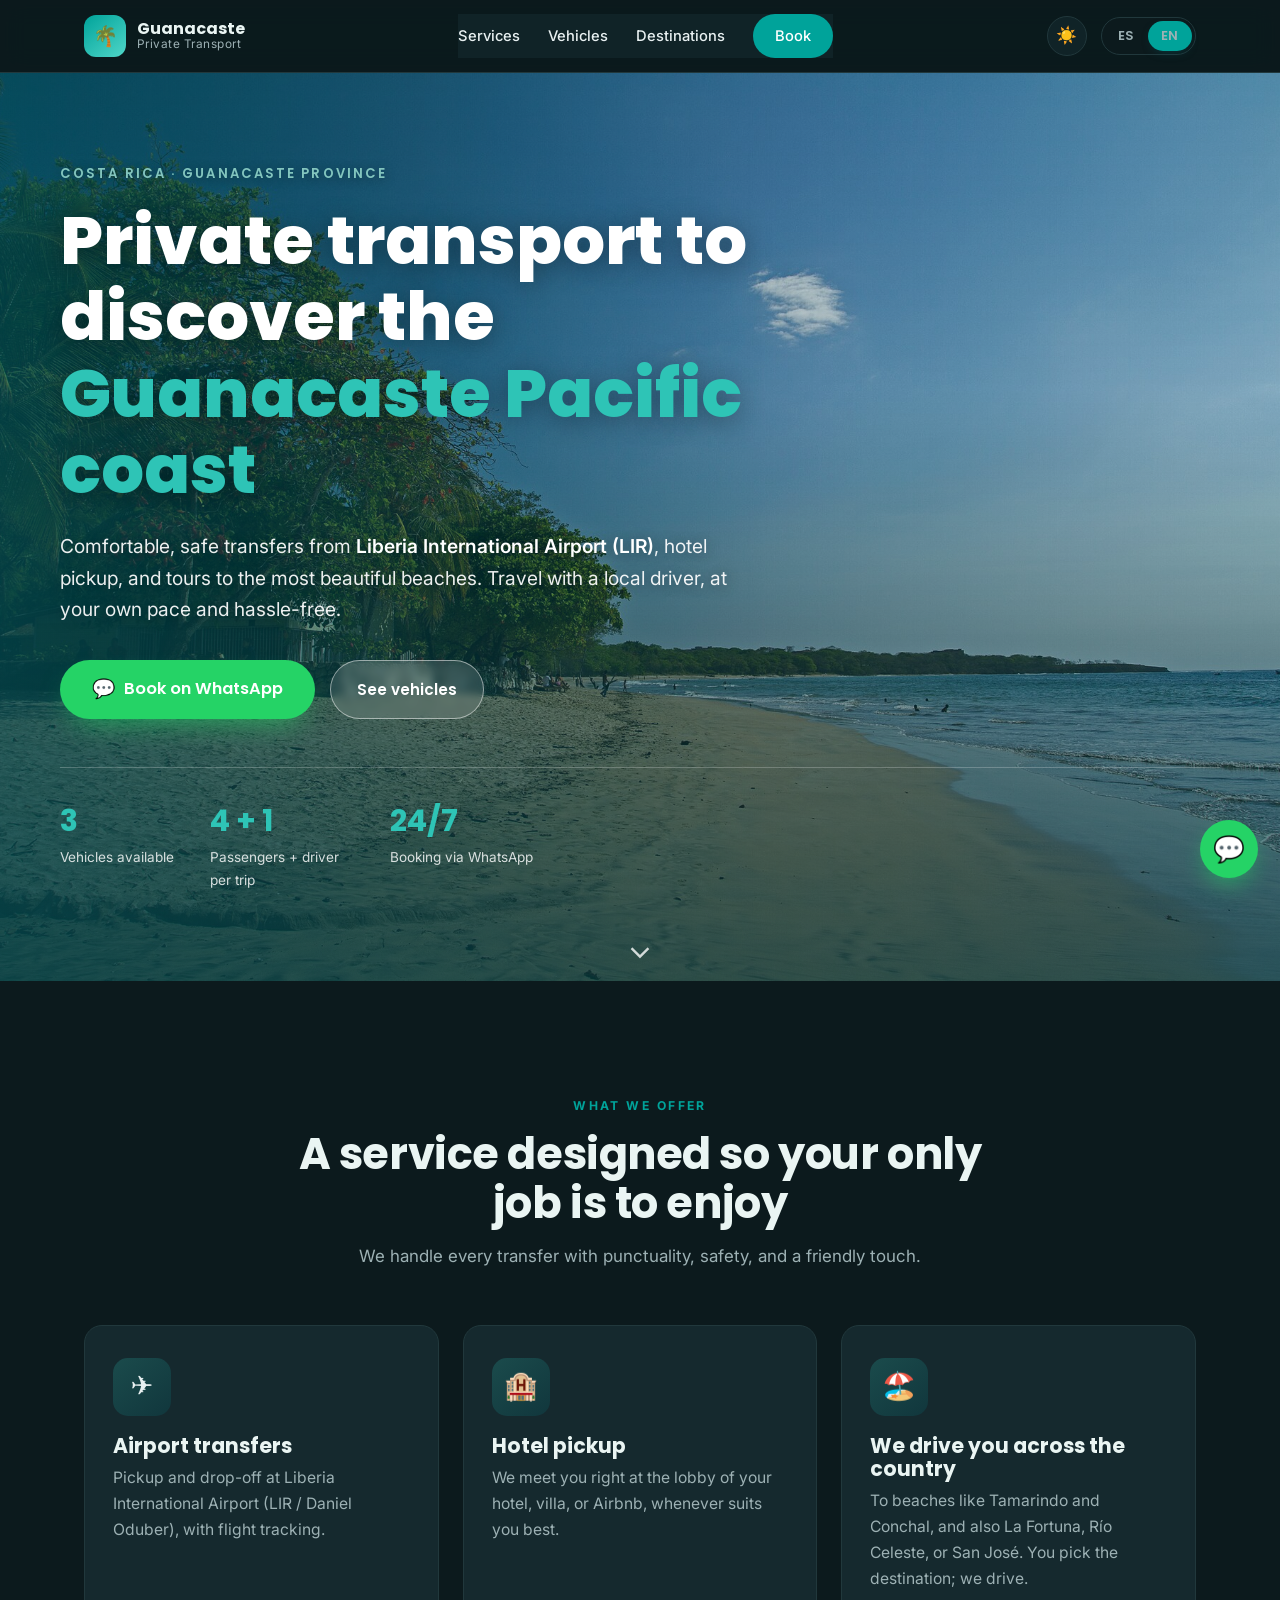
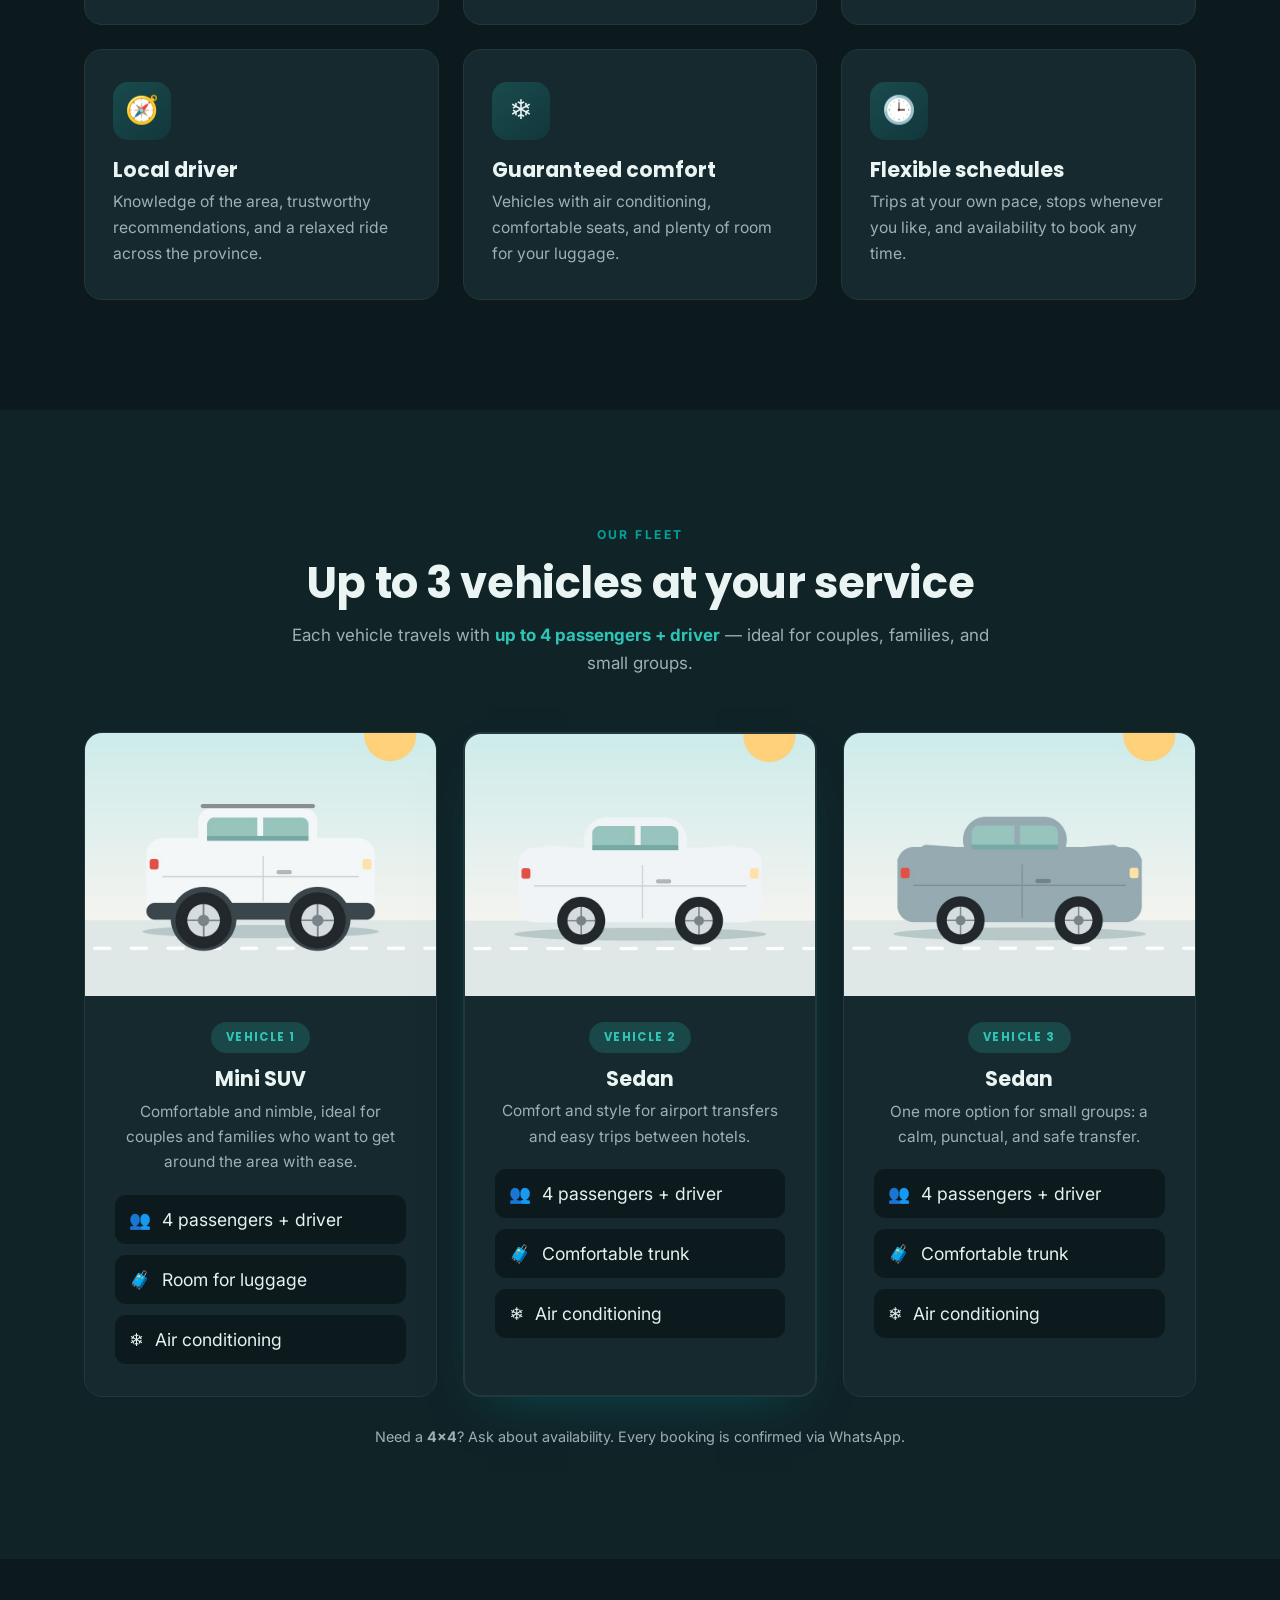
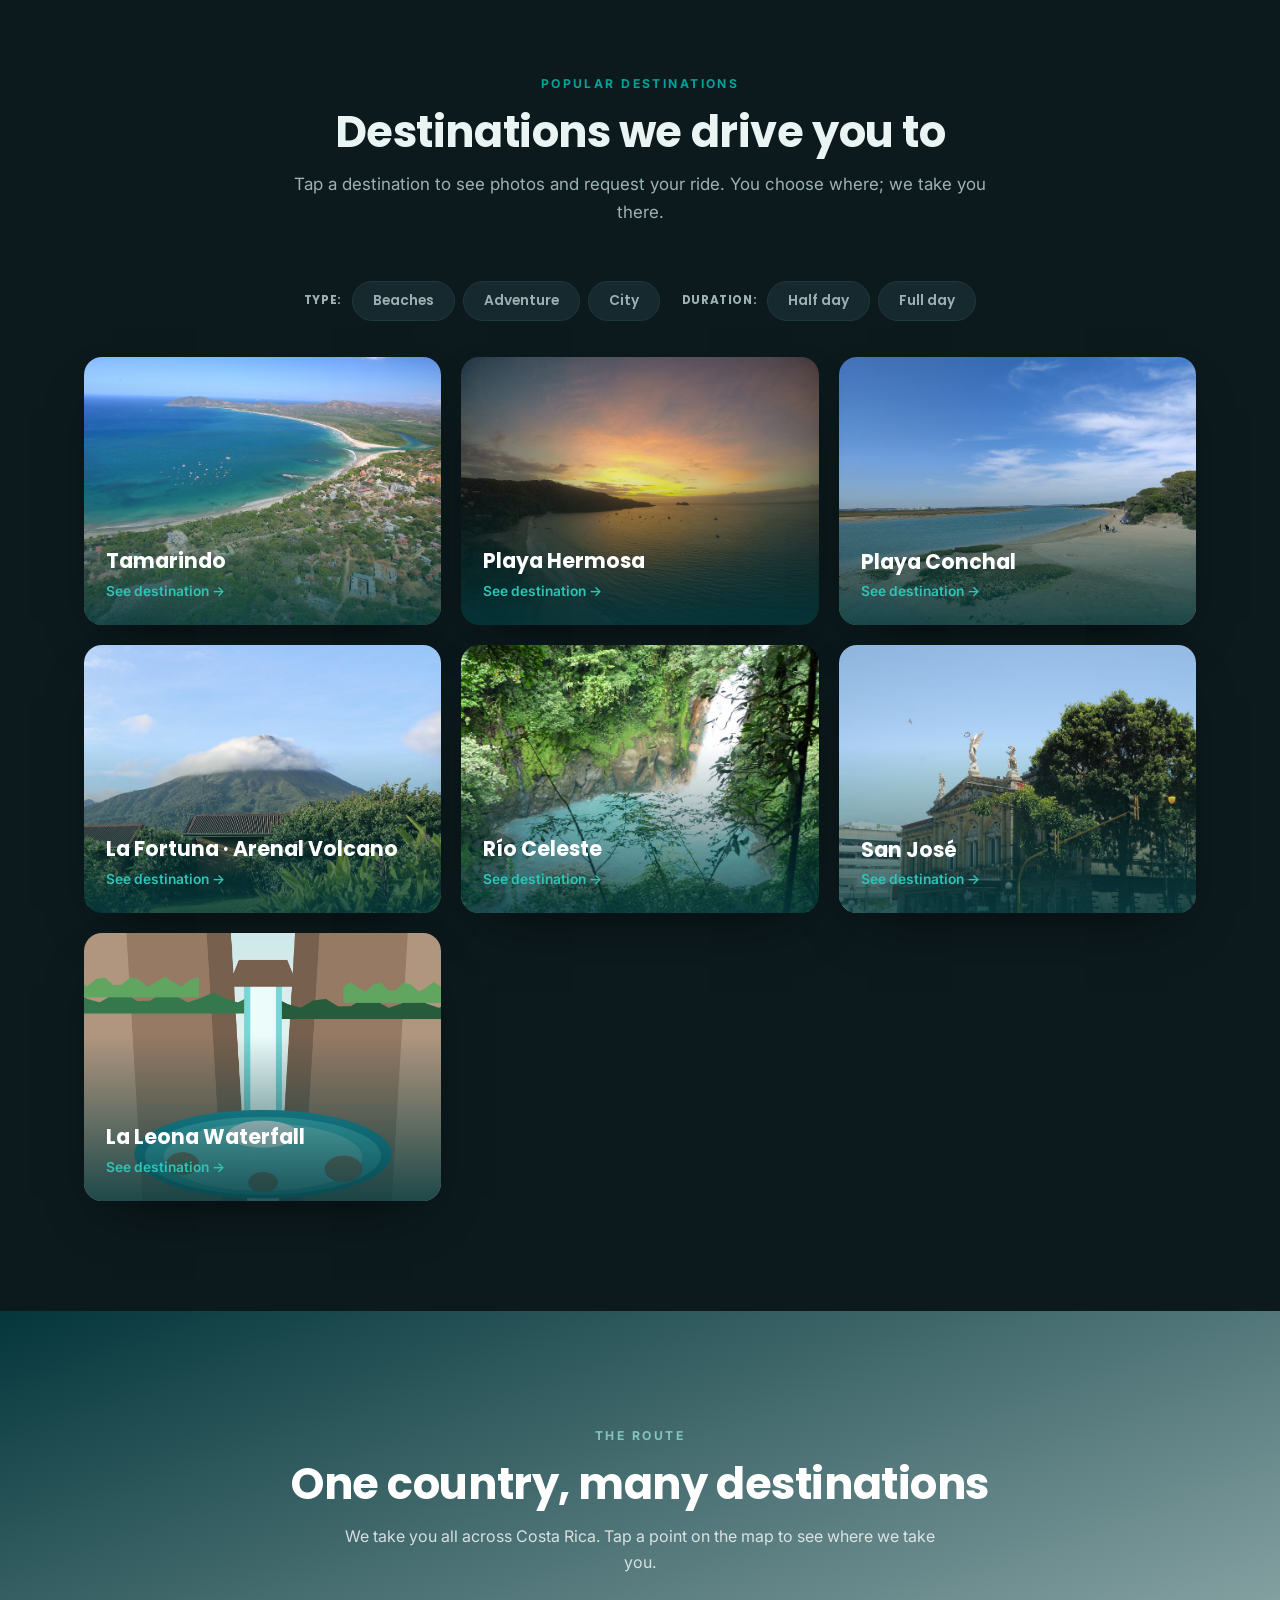
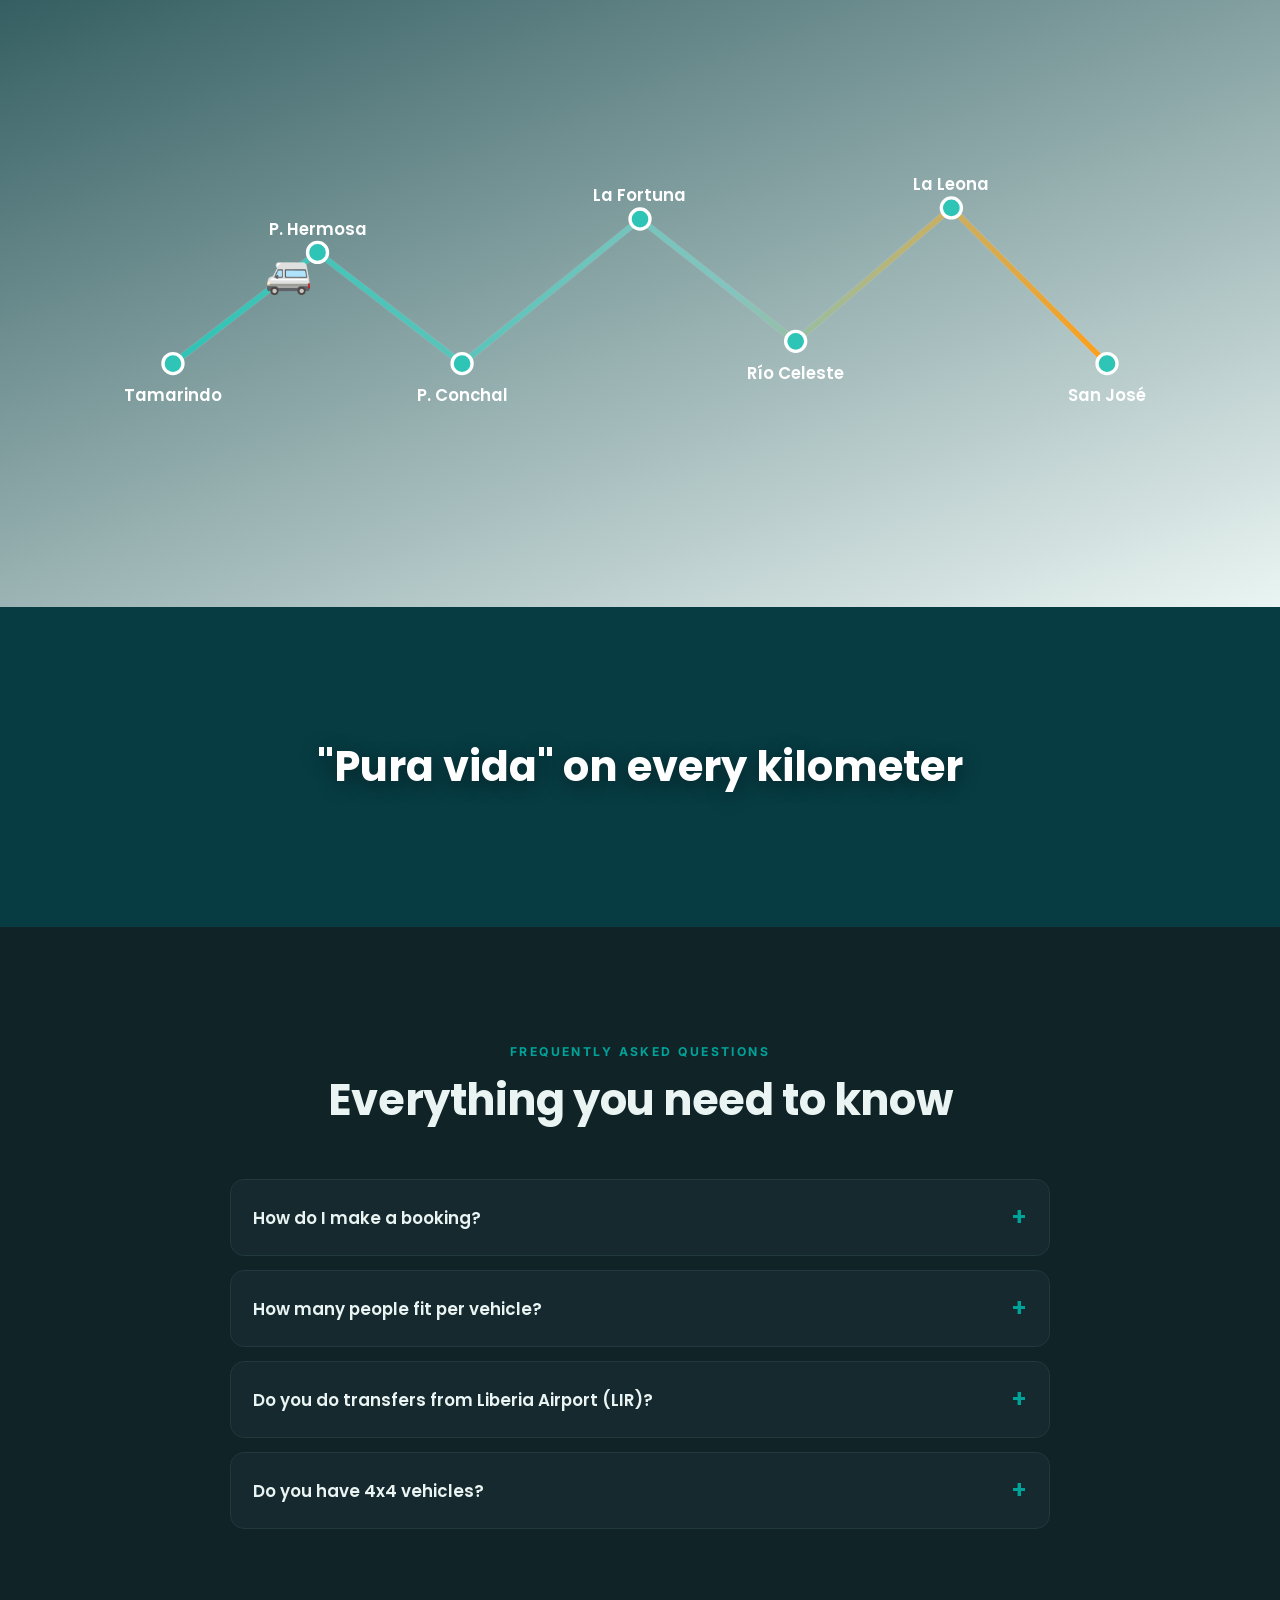
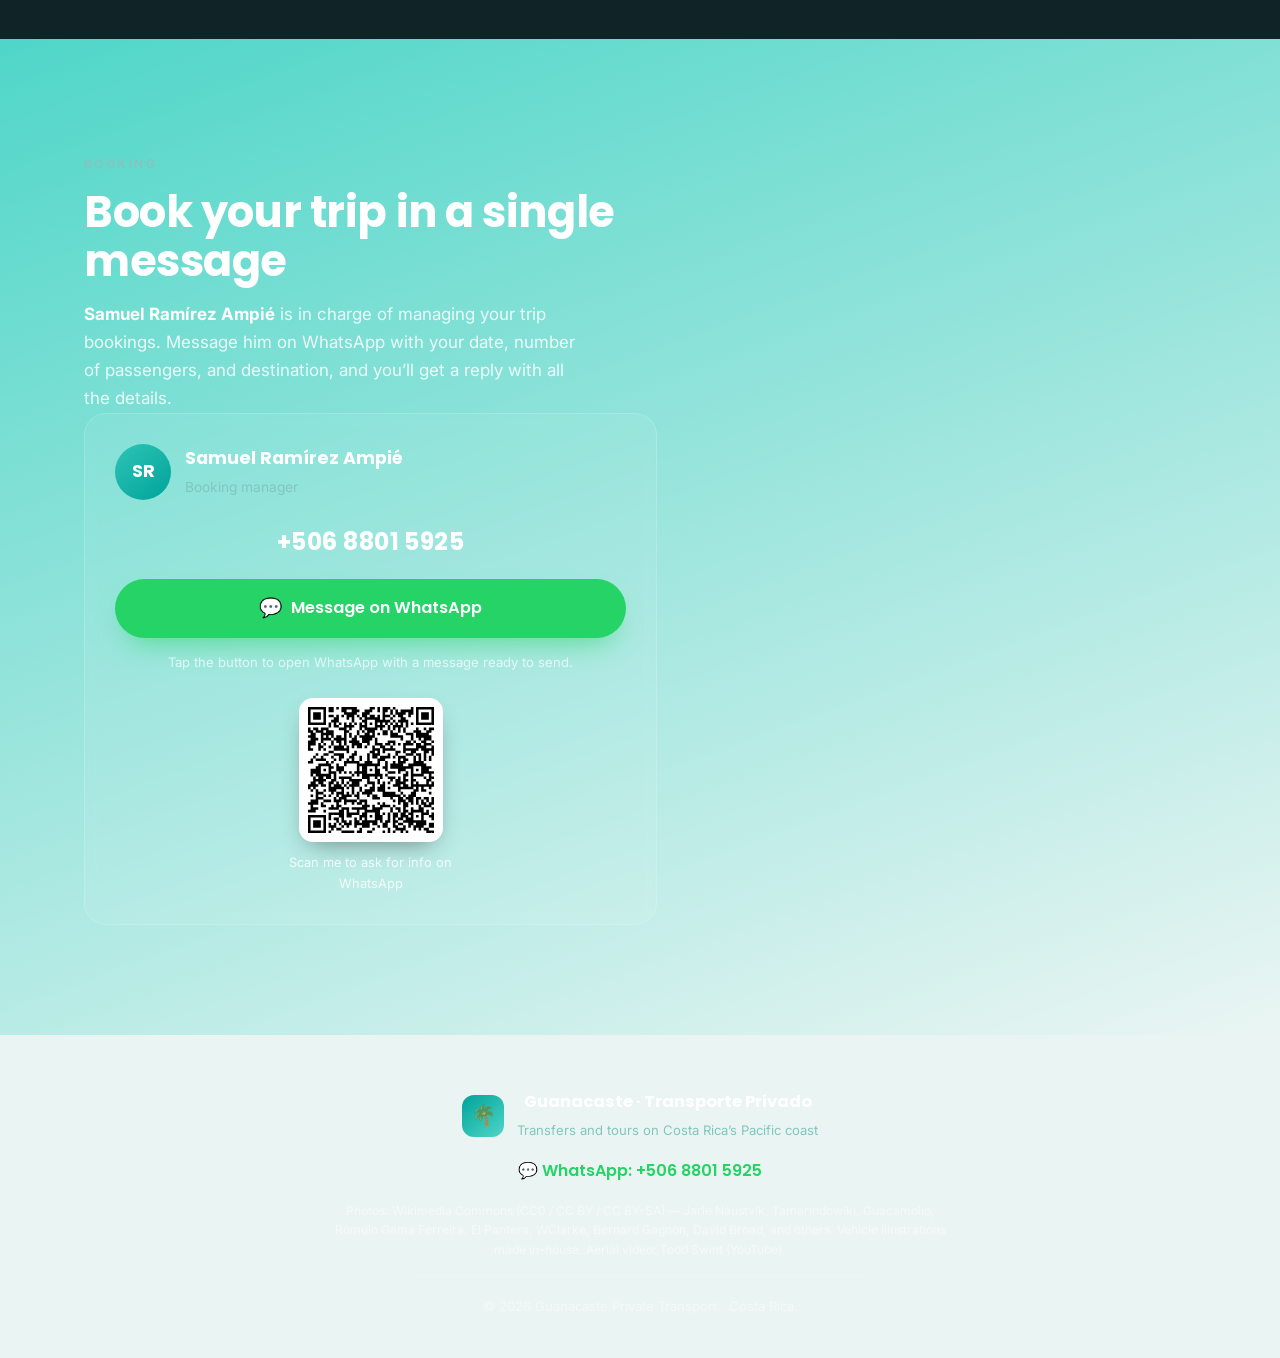
<file: index.html>
<!DOCTYPE html>
<html lang="es">
<head>
  <meta charset="UTF-8" />
  <meta name="viewport" content="width=device-width, initial-scale=1.0" />
  <title>Transporte Privado en Guanacaste · Traslados y Tours para Turistas</title>
  <meta name="description" content="Servicio de transporte privado en Guanacaste, Costa Rica. Traslados desde el aeropuerto de Liberia (LIR), recogida en hoteles y tours a las mejores playas. Reservas por WhatsApp con Samuel Ramírez Ampié." />
  <meta name="keywords" content="transporte privado Guanacaste, traslados aeropuerto Liberia, shuttle Costa Rica, tours playas Guanacaste, transporte turistas Tamarindo, private transport Guanacaste Costa Rica" />

  <meta property="og:type" content="website" />
  <meta property="og:title" content="Transporte Privado en Guanacaste · Costa Rica" />
  <meta property="og:description" content="Traslados cómodos y seguros desde el aeropuerto de Liberia y tours a las mejores playas. Reserva por WhatsApp." />
  <meta property="og:locale" content="es_CR" />
  <meta property="og:locale:alternate" content="en_US" />

  <meta name="theme-color" content="#00a39a" />
  <link rel="manifest" href="manifest.json" />
  <link rel="apple-touch-icon" href="assets/logo-256.png" />

  <script>try{var h=(new Date().getUTCHours()+18)%24;var a=(h>=18||h<6)?'dark':'light';var t=localStorage.getItem('theme')||a;document.documentElement.setAttribute('data-theme',t);}catch(e){}</script>

  <link rel="preconnect" href="https://fonts.googleapis.com" />
  <link rel="preconnect" href="https://fonts.gstatic.com" crossorigin />
  <link href="https://fonts.googleapis.com/css2?family=Poppins:wght@500;600;700;800&family=Inter:wght@300;400;500;600&display=swap" rel="stylesheet" />
  <link rel="stylesheet" href="styles.css?v=6" />
  <link rel="stylesheet" href="tour.css?v=6" />
  <link rel="stylesheet" href="enhance.css?v=9" />
  <link rel="icon" href="data:image/svg+xml,%3Csvg xmlns='http://www.w3.org/2000/svg' viewBox='0 0 100 100'%3E%3Crect width='100' height='100' rx='20' fill='%2300a39a'/%3E%3Ctext x='50' y='70' font-size='56' text-anchor='middle'%3E🌴%3C/text%3E%3C/svg%3E" />
</head>
<body>

  <!-- ===== NAV ===== -->
  <header class="nav" id="top">
    <div class="container nav__inner">
      <a href="#top" class="brand">
        <span class="brand__mark">🌴</span>
        <span class="brand__text">
          <strong>Guanacaste</strong>
          <em data-i18n="brand.sub">Transporte Privado</em>
        </span>
      </a>
      <nav class="nav__links" aria-label="Navegación principal">
        <a href="#servicios" data-i18n="nav.services">Servicios</a>
        <a href="#flota" data-i18n="nav.vehicles">Vehículos</a>
        <a href="#destinos" data-i18n="nav.destinations">Destinos</a>
        <a href="#reservas" class="nav__cta" data-i18n="nav.book">Reservar</a>
      </nav>
      <div class="nav__right">
        <div class="lang-toggle" role="group" aria-label="Idioma / Language">
          <button type="button" data-lang="es" class="is-active" aria-pressed="true">ES</button>
          <button type="button" data-lang="en" aria-pressed="false">EN</button>
        </div>
        <button class="nav__toggle" aria-label="Abrir menú" aria-expanded="false">
          <span></span><span></span><span></span>
        </button>
      </div>
    </div>
  </header>

  <!-- ===== HERO con video de fondo ===== -->
  <section class="hero">
    <div class="hero__media" aria-hidden="true">
      <div class="hero__video-wrap">
        <div id="heroPlayer" tabindex="-1"></div>
      </div>
      <div class="hero__overlay"></div>
    </div>

    <div class="container hero__inner">
      <p class="hero__eyebrow" data-i18n="hero.eyebrow">Costa Rica · Provincia de Guanacaste</p>
      <h1 class="hero__title" data-i18n="hero.title">Transporte privado para descubrir el <span>Pacífico de Guanacaste</span></h1>
      <p class="hero__lead" data-i18n="hero.lead">
        Traslados cómodos y seguros desde el <strong>Aeropuerto Internacional de Liberia (LIR)</strong>,
        recogida en su hotel y viajes a las playas y destinos más hermosos.
        Usted elige a dónde ir; nosotros lo llevamos con un conductor local, a su ritmo y sin complicaciones.
      </p>
      <div class="hero__actions">
        <a href="https://wa.me/50688015925?text=Hola%20Samuel%2C%20me%20gustar%C3%ADa%20reservar%20un%20viaje%20de%20transporte%20privado%20en%20Guanacaste"
           target="_blank" rel="noopener" class="btn btn--wa btn--lg">
          <span class="wa-icon" aria-hidden="true">💬</span> <span data-i18n="hero.cta1">Reservar por WhatsApp</span>
        </a>
        <a href="#flota" class="btn btn--ghost" data-i18n="hero.cta2">Ver vehículos</a>
      </div>
      <ul class="hero__stats">
        <li><strong data-count="3">3</strong><span data-i18n="hero.stat1">Vehículos disponibles</span></li>
        <li><strong>4 + 1</strong><span data-i18n="hero.stat2">Pasajeros + chófer por viaje</span></li>
        <li><strong>24/7</strong><span data-i18n="hero.stat3">Reservas por WhatsApp</span></li>
      </ul>
    </div>
    <a href="#servicios" class="hero__scroll" aria-label="Desplazarse">⌄</a>
  </section>

  <!-- ===== SERVICIOS ===== -->
  <section class="section" id="servicios">
    <div class="container">
      <div class="section__head section__head--center">
        <span class="kicker" data-i18n="serv.kicker">Qué ofrecemos</span>
        <h2 data-i18n="serv.title">Un servicio pensado para que solo se preocupe por disfrutar</h2>
        <p class="section__sub" data-i18n="serv.sub">Nos encargamos de cada traslado con puntualidad, seguridad y un trato cercano.</p>
      </div>
      <div class="features">
        <div class="feature">
          <div class="feature__icon">✈️</div>
          <h3 data-i18n="serv.f1.title">Traslados al aeropuerto</h3>
          <p data-i18n="serv.f1.p">Recogida y entrega en el Aeropuerto Internacional de Liberia (LIR) o Daniel Oduber, con seguimiento de su vuelo.</p>
        </div>
        <div class="feature">
          <div class="feature__icon">🏨</div>
          <h3 data-i18n="serv.f2.title">Recogida en su hotel</h3>
          <p data-i18n="serv.f2.p">Lo esperamos directamente en la recepción de su hotel, villa o Airbnb, a la hora que mejor le convenga.</p>
        </div>
        <div class="feature">
          <div class="feature__icon">🏖️</div>
          <h3 data-i18n="serv.f3.title">Lo llevamos a todo el país</h3>
          <p data-i18n="serv.f3.p">A playas como Tamarindo y Conchal, y también a La Fortuna, Río Celeste o San José. Usted elige el destino; nosotros conducimos.</p>
        </div>
        <div class="feature">
          <div class="feature__icon">🧭</div>
          <h3 data-i18n="serv.f4.title">Conductor local</h3>
          <p data-i18n="serv.f4.p">Conocimiento de la zona, recomendaciones de confianza y un viaje tranquilo por toda la provincia.</p>
        </div>
        <div class="feature">
          <div class="feature__icon">❄️</div>
          <h3 data-i18n="serv.f5.title">Comodidad garantizada</h3>
          <p data-i18n="serv.f5.p">Vehículos con aire acondicionado, asientos confortables y espacio amplio para su equipaje.</p>
        </div>
        <div class="feature">
          <div class="feature__icon">🕒</div>
          <h3 data-i18n="serv.f6.title">Horarios flexibles</h3>
          <p data-i18n="serv.f6.p">Viajes a su ritmo, paradas cuando lo desee y disponibilidad para reservas en cualquier momento.</p>
        </div>
      </div>
    </div>
  </section>

  <!-- ===== FLOTA ===== -->
  <section class="section section--alt" id="flota">
    <div class="container">
      <div class="section__head section__head--center">
        <span class="kicker" data-i18n="fleet.kicker">Nuestra flota</span>
        <h2 data-i18n="fleet.title">Hasta 3 vehículos a su disposición</h2>
        <p class="section__sub" data-i18n="fleet.sub">Cada vehículo viaja con <strong>hasta 4 pasajeros + chófer</strong>, ideal para parejas, familias y grupos pequeños.</p>
      </div>
      <div class="fleet">
        <article class="vcard">
          <div class="vcard__media"><img src="assets/car-misuv.jpg" alt="Ilustración de un mini SUV" loading="lazy" /></div>
          <div class="vcard__body">
            <div class="vcard__badge"><span data-i18n="fleet.vehicle">Vehículo</span> 1</div>
            <h3 data-i18n="fleet.v1.title">Mini SUV</h3>
            <p data-i18n="fleet.v1.p">Cómodo y ágil, ideal para parejas y familias que quieren moverse con facilidad por la zona.</p>
            <ul class="vcard__specs">
              <li><span>👥</span> <span data-i18n="fleet.spec.pax">4 pasajeros + chófer</span></li>
              <li><span>🧳</span> <span data-i18n="fleet.spec.luggage">Espacio para equipaje</span></li>
              <li><span>❄️</span> <span data-i18n="fleet.spec.ac">Aire acondicionado</span></li>
            </ul>
          </div>
        </article>
        <article class="vcard vcard--featured">
          <div class="vcard__media"><img src="assets/car-sedan1.jpg" alt="Ilustración de un sedán" loading="lazy" /></div>
          <div class="vcard__body">
            <div class="vcard__badge"><span data-i18n="fleet.vehicle">Vehículo</span> 2</div>
            <h3 data-i18n="fleet.v2.title">Sedán</h3>
            <p data-i18n="fleet.v2.p">Confort y estilo para traslados al aeropuerto y desplazamientos cómodos entre hoteles.</p>
            <ul class="vcard__specs">
              <li><span>👥</span> <span data-i18n="fleet.spec.pax">4 pasajeros + chófer</span></li>
              <li><span>🧳</span> <span data-i18n="fleet.spec.trunk">Maletero cómodo</span></li>
              <li><span>❄️</span> <span data-i18n="fleet.spec.ac">Aire acondicionado</span></li>
            </ul>
          </div>
        </article>
        <article class="vcard">
          <div class="vcard__media"><img src="assets/car-sedan2.jpg" alt="Ilustración de un sedán" loading="lazy" /></div>
          <div class="vcard__body">
            <div class="vcard__badge"><span data-i18n="fleet.vehicle">Vehículo</span> 3</div>
            <h3 data-i18n="fleet.v3.title">Sedán</h3>
            <p data-i18n="fleet.v3.p">Una opción más para grupos pequeños: un traslado tranquilo, puntual y seguro.</p>
            <ul class="vcard__specs">
              <li><span>👥</span> <span data-i18n="fleet.spec.pax">4 pasajeros + chófer</span></li>
              <li><span>🧳</span> <span data-i18n="fleet.spec.trunk">Maletero cómodo</span></li>
              <li><span>❄️</span> <span data-i18n="fleet.spec.ac">Aire acondicionado</span></li>
            </ul>
          </div>
        </article>
      </div>
      <p class="fleet__note" data-i18n="fleet.note">¿Necesita un <strong>4x4</strong>? Pregunte por disponibilidad. Toda reserva se confirma por WhatsApp.</p>
    </div>
  </section>

  <!-- ===== DESTINOS / GALERÍA ===== -->
  <section class="section" id="destinos">
    <div class="container">
      <div class="section__head section__head--center">
        <span class="kicker" data-i18n="dest.kicker">Destinos populares</span>
        <h2 data-i18n="dest.title">Destinos a los que lo llevamos</h2>
        <p class="section__sub" data-i18n="dest.sub">Toca un destino para ver fotos y pedir tu traslado. Tú decides a dónde; nosotros te llevamos.</p>
      </div>
      <div class="dfilters" id="dfilters">
        <div class="dfilters__group" data-group="cat">
          <span class="dfilters__label" data-i18n="filter.type">Tipo:</span>
          <button class="dfilter" data-filter="playa" data-i18n="filter.beach">Playas</button>
          <button class="dfilter" data-filter="aventura" data-i18n="filter.adventure">Aventura</button>
          <button class="dfilter" data-filter="ciudad" data-i18n="filter.city">Ciudad</button>
        </div>
        <div class="dfilters__group" data-group="dur">
          <span class="dfilters__label" data-i18n="filter.duration">Duración:</span>
          <button class="dfilter" data-filter="medio" data-i18n="filter.half">Medio día</button>
          <button class="dfilter" data-filter="dia" data-i18n="filter.full">Día completo</button>
        </div>
      </div>
      <div class="destinos-grid">
        <a class="dcard" data-cat="playa" data-dur="medio" href="tour.html?t=tamarindo">
          <img src="assets/tamarindo-aerial.jpg" alt="Tamarindo, Guanacaste" loading="lazy" />
          <div class="dcard__overlay">
            <span class="dcard__name">Tamarindo</span>
            <span class="dcard__go" data-i18n="dest.go">Ver destino →</span>
          </div>
        </a>
        <a class="dcard" data-cat="playa" data-dur="medio" href="tour.html?t=playa-hermosa">
          <img src="assets/hermosa-sunset.jpg" alt="Playa Hermosa, Guanacaste" loading="lazy" />
          <div class="dcard__overlay">
            <span class="dcard__name">Playa Hermosa</span>
            <span class="dcard__go" data-i18n="dest.go">Ver destino →</span>
          </div>
        </a>
        <a class="dcard" data-cat="playa" data-dur="medio" href="tour.html?t=playa-conchal">
          <img src="assets/conchal-beach.jpg" alt="Playa Conchal, Guanacaste" loading="lazy" />
          <div class="dcard__overlay">
            <span class="dcard__name">Playa Conchal</span>
            <span class="dcard__go" data-i18n="dest.go">Ver destino →</span>
          </div>
        </a>
        <a class="dcard" data-cat="aventura" data-dur="dia" href="tour.html?t=la-fortuna">
          <img src="assets/fortuna.jpg" alt="La Fortuna y el Volcán Arenal" loading="lazy" />
          <div class="dcard__overlay">
            <span class="dcard__name" data-i18n="dest.name.fortuna">La Fortuna · Volcán Arenal</span>
            <span class="dcard__go" data-i18n="dest.go">Ver destino →</span>
          </div>
        </a>
        <a class="dcard" data-cat="aventura" data-dur="dia" href="tour.html?t=rio-celeste">
          <img src="assets/rio-celeste.jpg" alt="Río Celeste, Costa Rica" loading="lazy" />
          <div class="dcard__overlay">
            <span class="dcard__name">Río Celeste</span>
            <span class="dcard__go" data-i18n="dest.go">Ver destino →</span>
          </div>
        </a>
        <a class="dcard" data-cat="ciudad" data-dur="dia" href="tour.html?t=san-jose">
          <img src="assets/san-jose.jpg" alt="San José, Costa Rica" loading="lazy" />
          <div class="dcard__overlay">
            <span class="dcard__name">San José</span>
            <span class="dcard__go" data-i18n="dest.go">Ver destino →</span>
          </div>
        </a>
        <a class="dcard" data-cat="aventura" data-dur="dia" href="tour.html?t=catarata-la-leona">
          <img src="assets/la-leona.jpg" alt="Catarata La Leona" loading="lazy" />
          <div class="dcard__overlay">
            <span class="dcard__name" data-i18n="dest.name.leona">Catarata La Leona</span>
            <span class="dcard__go" data-i18n="dest.go">Ver destino →</span>
          </div>
        </a>
      </div>
    </div>
  </section>

  <!-- ===== MAPA DE RUTA animado ===== -->
  <section class="section routemap" id="ruta">
    <div class="container">
      <div class="section__head section__head--center">
        <span class="kicker kicker--light" data-i18n="map.kicker">El recorrido</span>
        <h2 data-i18n="map.title">Un país, muchos destinos</h2>
        <p class="routemap__sub" data-i18n="map.sub">Lo llevamos por toda Costa Rica. Toca un punto del mapa para ver a dónde lo llevamos.</p>
      </div>
      <div class="routemap__wrap">
        <svg viewBox="0 0 1000 420" role="img" aria-label="Mapa de ruta de los destinos">
          <defs>
            <linearGradient id="routeGrad" x1="0" y1="0" x2="1" y2="0">
              <stop offset="0" stop-color="#2ec4b6" />
              <stop offset="0.6" stop-color="#83c5be" />
              <stop offset="1" stop-color="#ff9f1c" />
            </linearGradient>
          </defs>
          <path class="route-path-bg" d="M80,300 Q145,250 210,200 Q275,250 340,300 Q420,235 500,170 Q570,225 640,280 Q710,220 780,160 Q850,230 920,300" />
          <path id="routeLine" class="route-path" d="M80,300 Q145,250 210,200 Q275,250 340,300 Q420,235 500,170 Q570,225 640,280 Q710,220 780,160 Q850,230 920,300" />

          <a class="route-node" href="tour.html?t=tamarindo"><circle class="halo" cx="80" cy="300" r="10"/><circle class="dot" cx="80" cy="300" r="9"/><text x="80" y="334">Tamarindo</text></a>
          <a class="route-node" href="tour.html?t=playa-hermosa"><circle class="halo" cx="210" cy="200" r="10"/><circle class="dot" cx="210" cy="200" r="9"/><text x="210" y="184">P. Hermosa</text></a>
          <a class="route-node" href="tour.html?t=playa-conchal"><circle class="halo" cx="340" cy="300" r="10"/><circle class="dot" cx="340" cy="300" r="9"/><text x="340" y="334">P. Conchal</text></a>
          <a class="route-node" href="tour.html?t=la-fortuna"><circle class="halo" cx="500" cy="170" r="10"/><circle class="dot" cx="500" cy="170" r="9"/><text x="500" y="154">La Fortuna</text></a>
          <a class="route-node" href="tour.html?t=rio-celeste"><circle class="halo" cx="640" cy="280" r="10"/><circle class="dot" cx="640" cy="280" r="9"/><text x="640" y="314">Río Celeste</text></a>
          <a class="route-node" href="tour.html?t=catarata-la-leona"><circle class="halo" cx="780" cy="160" r="10"/><circle class="dot" cx="780" cy="160" r="9"/><text x="780" y="144">La Leona</text></a>
          <a class="route-node" href="tour.html?t=san-jose"><circle class="halo" cx="920" cy="300" r="10"/><circle class="dot" cx="920" cy="300" r="9"/><text x="920" y="334">San José</text></a>

          <text class="route-van" text-anchor="middle" dy="11">🚐
            <animateMotion dur="18s" repeatCount="indefinite" rotate="0" keyPoints="0;1" keyTimes="0;1" calcMode="linear">
              <mpath href="#routeLine" xlink:href="#routeLine" />
            </animateMotion>
          </text>
        </svg>
      </div>
    </div>
  </section>

  <!-- ===== PANORAMA divider ===== -->
  <section class="pano" aria-hidden="true">
    <div class="pano__img"></div>
    <div class="pano__text" data-i18n="pano.text">"Pura vida" en cada kilómetro</div>
  </section>

  <!-- ===== FAQ ===== -->
  <section class="section section--alt" id="faq">
    <div class="container">
      <div class="section__head section__head--center">
        <span class="kicker" data-i18n="faq.kicker">Preguntas frecuentes</span>
        <h2 data-i18n="faq.title">Todo lo que necesita saber</h2>
      </div>
      <div class="faq" id="faqList">
        <div class="faq__item">
          <button class="faq__q" data-i18n="faq.q1">¿Cómo hago una reserva?</button>
          <div class="faq__a"><p data-i18n="faq.a1">Es muy sencillo: escríbale a Samuel Ramírez Ampié por WhatsApp con su fecha, número de pasajeros y destino. Le confirmará disponibilidad y todos los detalles.</p></div>
        </div>
        <div class="faq__item">
          <button class="faq__q" data-i18n="faq.q2">¿Cuántas personas caben por vehículo?</button>
          <div class="faq__a"><p data-i18n="faq.a2">Cada vehículo viaja con hasta 4 pasajeros más el chófer. Para grupos más grandes podemos coordinar varios vehículos.</p></div>
        </div>
        <div class="faq__item">
          <button class="faq__q" data-i18n="faq.q3">¿Hacen traslados desde el Aeropuerto de Liberia (LIR)?</button>
          <div class="faq__a"><p data-i18n="faq.a3">Sí. Realizamos recogidas y entregas en el Aeropuerto Internacional de Liberia (Daniel Oduber) y también en su hotel, villa o Airbnb.</p></div>
        </div>
        <div class="faq__item">
          <button class="faq__q" data-i18n="faq.q4">¿Tienen vehículos 4x4?</button>
          <div class="faq__a"><p data-i18n="faq.a4">Para rutas que requieren 4x4, pregunte por disponibilidad al momento de reservar y le indicaremos las opciones.</p></div>
        </div>
      </div>
    </div>
  </section>

  <!-- ===== RESERVAS / CONTACTO ===== -->
  <section class="section section--reservas" id="reservas">
    <div class="container reservas">
      <div class="reservas__content">
        <span class="kicker kicker--light" data-i18n="res.kicker">Reservas</span>
        <h2 data-i18n="res.title">Reserve su viaje en un solo mensaje</h2>
        <p class="reservas__sub" data-i18n="res.sub">
          <strong>Samuel Ramírez Ampié</strong> es el encargado de gestionar las reservas de su viaje.
          Escríbale por WhatsApp con su fecha, número de pasajeros y destino, y recibirá una
          respuesta con todos los detalles.
        </p>
        <div class="reservas__card">
          <div class="reservas__person">
            <span class="reservas__avatar">SR</span>
            <div>
              <strong>Samuel Ramírez Ampié</strong>
              <em data-i18n="res.role">Encargado de reservas</em>
            </div>
          </div>
          <a href="tel:+50688015925" class="reservas__number">+506 8801 5925</a>
          <a href="https://wa.me/50688015925?text=Hola%20Samuel%2C%20me%20gustar%C3%ADa%20reservar%20un%20viaje%20de%20transporte%20privado%20en%20Guanacaste.%20Fecha%3A%20___%20%7C%20Pasajeros%3A%20___%20%7C%20Destino%3A%20___"
             target="_blank" rel="noopener" class="btn btn--wa btn--lg btn--block">
            <span class="wa-icon" aria-hidden="true">💬</span> <span data-i18n="res.cta">Escribir por WhatsApp</span>
          </a>
          <p class="reservas__hint" data-i18n="res.hint">Toca el botón para abrir WhatsApp con un mensaje listo para enviar.</p>
          <div class="qr" id="qrBox">
            <div class="qr__code" id="qrCode" role="img" aria-label="Código QR de WhatsApp"></div>
            <span class="qr__label" data-i18n="qr.label">Escanéame para pedir info por WhatsApp</span>
          </div>
        </div>
      </div>
    </div>
  </section>

  <!-- ===== FOOTER ===== -->
  <footer class="footer">
    <div class="container footer__inner">
      <div class="footer__brand">
        <span class="brand__mark">🌴</span>
        <div>
          <strong>Guanacaste · Transporte Privado</strong>
          <em data-i18n="footer.sub">Traslados y tours en el Pacífico de Costa Rica</em>
        </div>
      </div>
      <a href="https://wa.me/50688015925" target="_blank" rel="noopener" class="footer__wa">💬 WhatsApp: +506 8801 5925</a>
      <p class="footer__credits" data-i18n="footer.credits">
        Fotografías: Wikimedia Commons (CC0 / CC BY / CC BY-SA) — Jarle Naustvik, Tamarindowiki,
        Guacamolio, Rômulo Gama Ferreira, El Pantera, WClarke, Bernard Gagnon, David Broad y otros.
        Ilustraciones de vehículos generadas a medida. Video aéreo: Todd Swint (YouTube).
      </p>
      <p class="footer__copy">© <span id="year"></span> <span data-i18n="footer.copy">Transporte Privado Guanacaste · Costa Rica.</span></p>
    </div>
  </footer>

  <!-- WhatsApp flotante -->
  <a href="https://wa.me/50688015925?text=Hola%20Samuel%2C%20me%20gustar%C3%ADa%20reservar%20un%20viaje%20de%20transporte%20privado%20en%20Guanacaste"
     target="_blank" rel="noopener" class="wa-float" aria-label="Reservar por WhatsApp">💬</a>

  <script src="qrcode.min.js"></script>
  <script src="script.js?v=9"></script>
  <script src="enhance.js?v=8"></script>
</body>
</html>
</file>
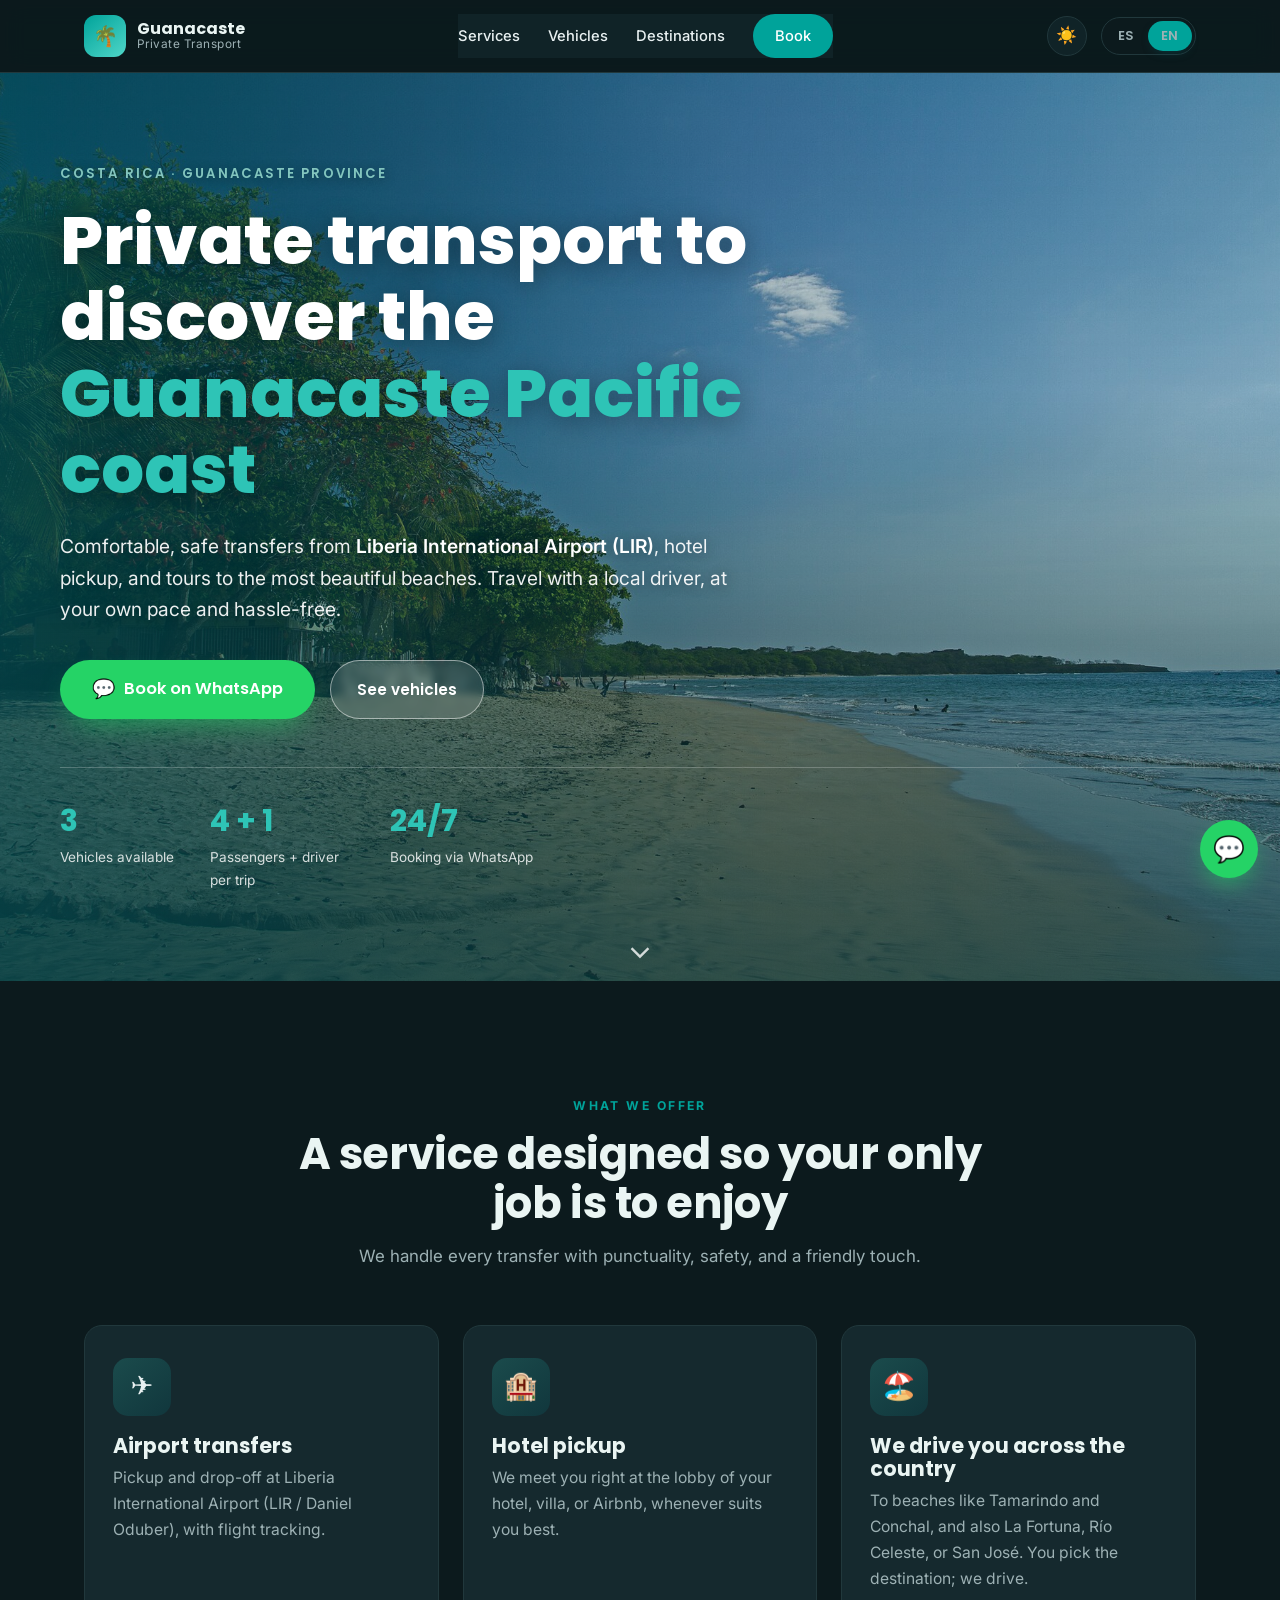
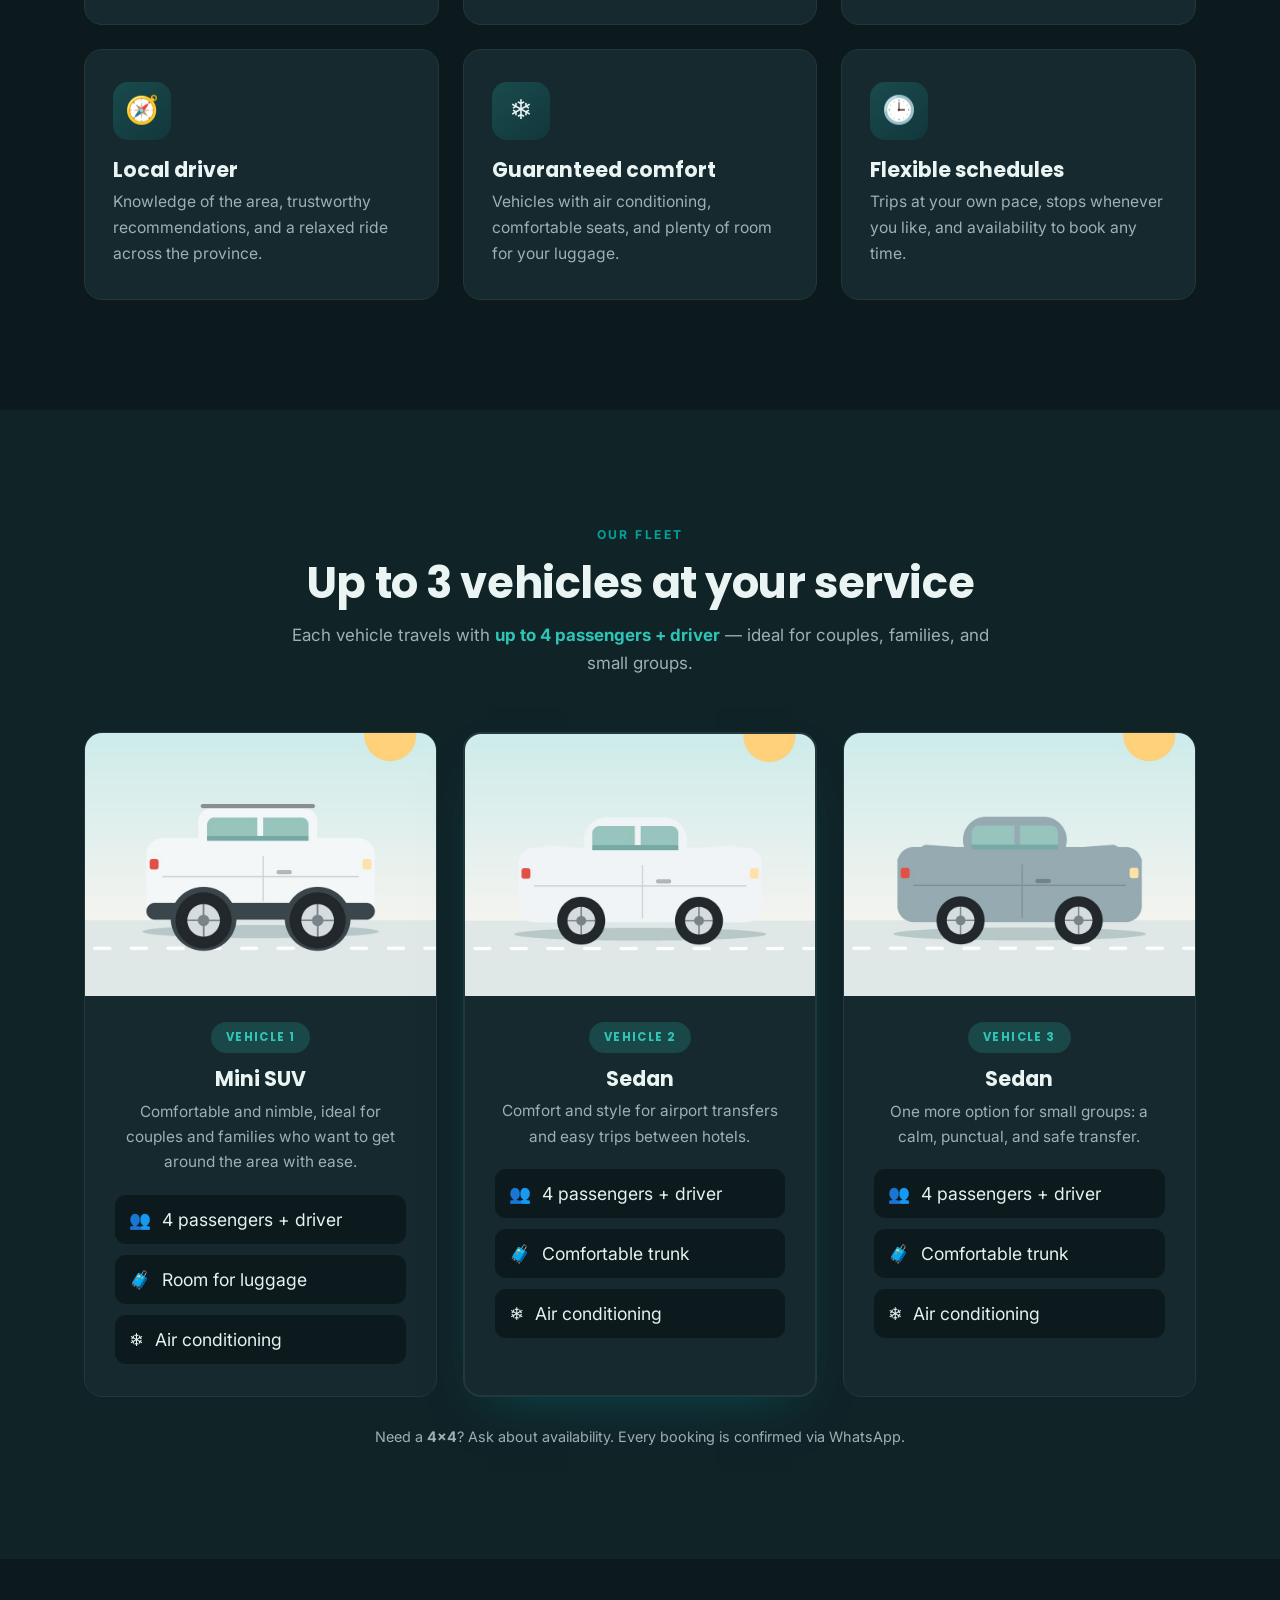
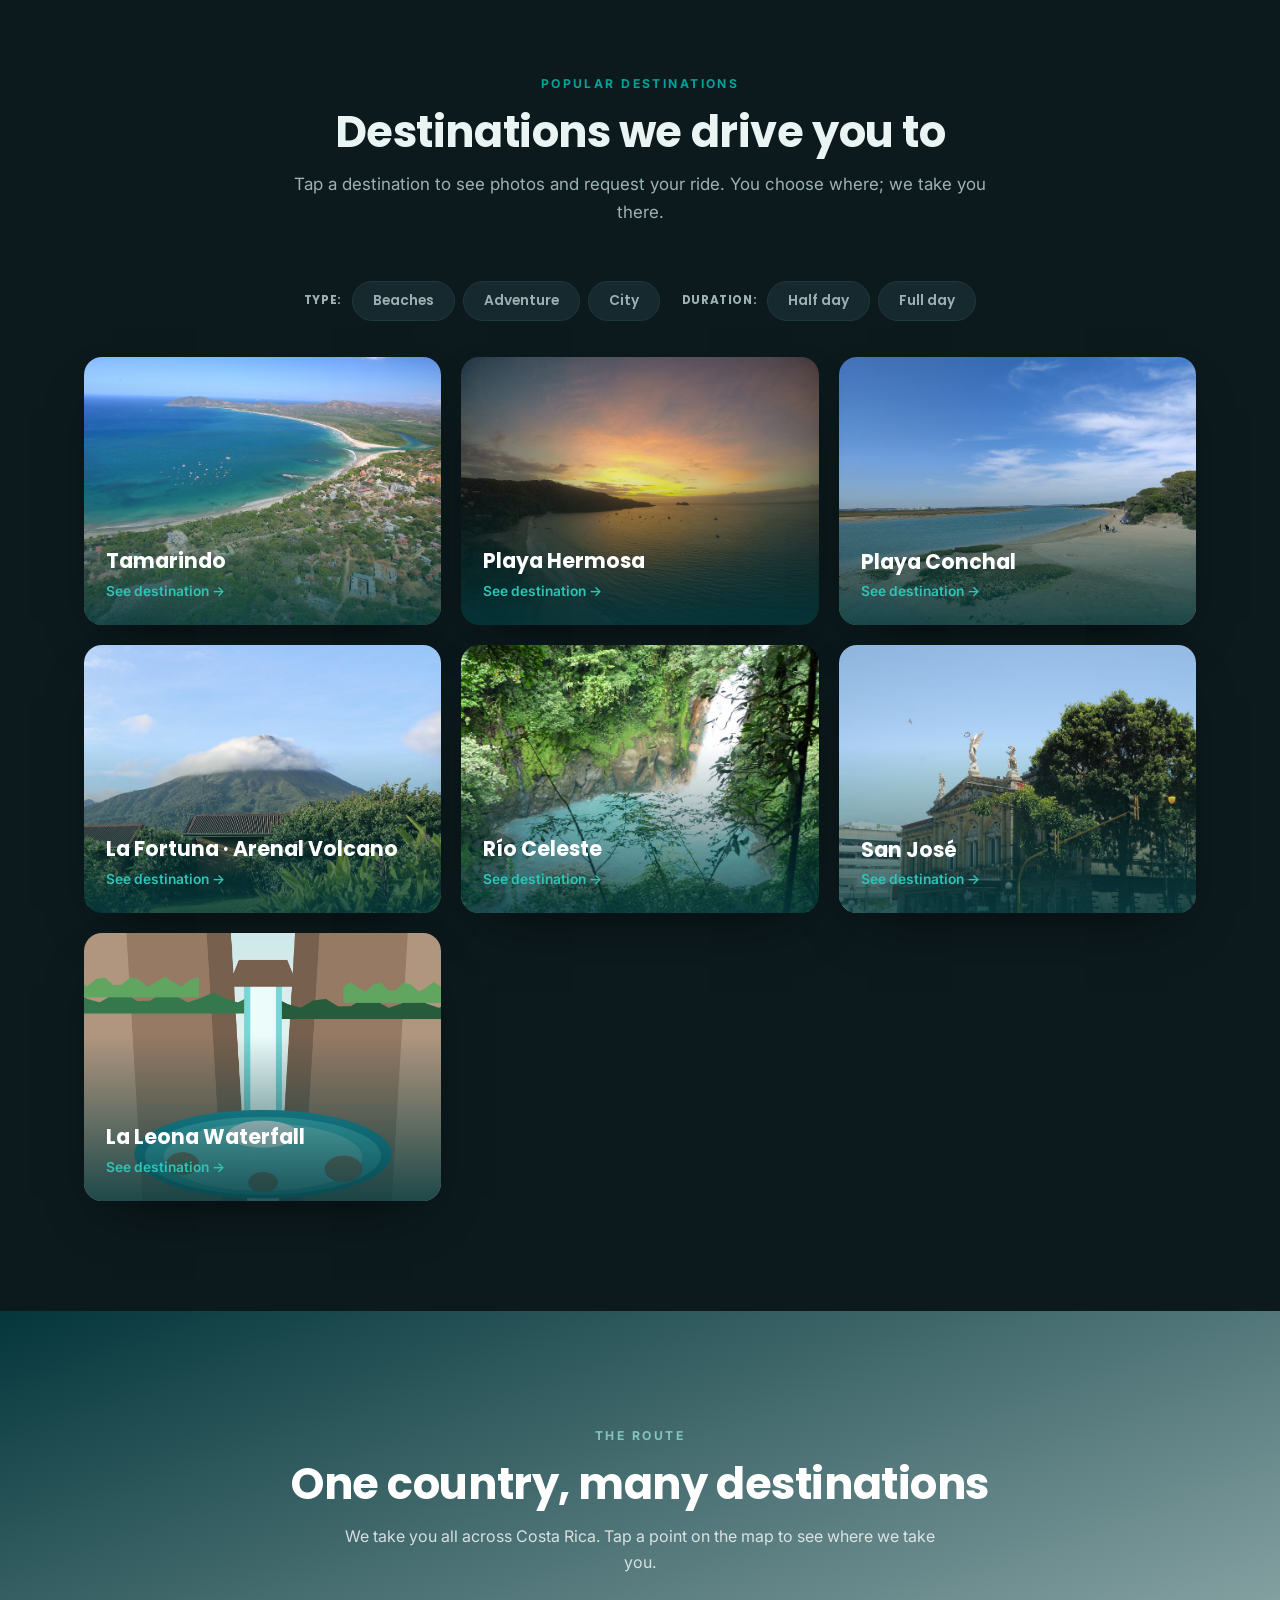
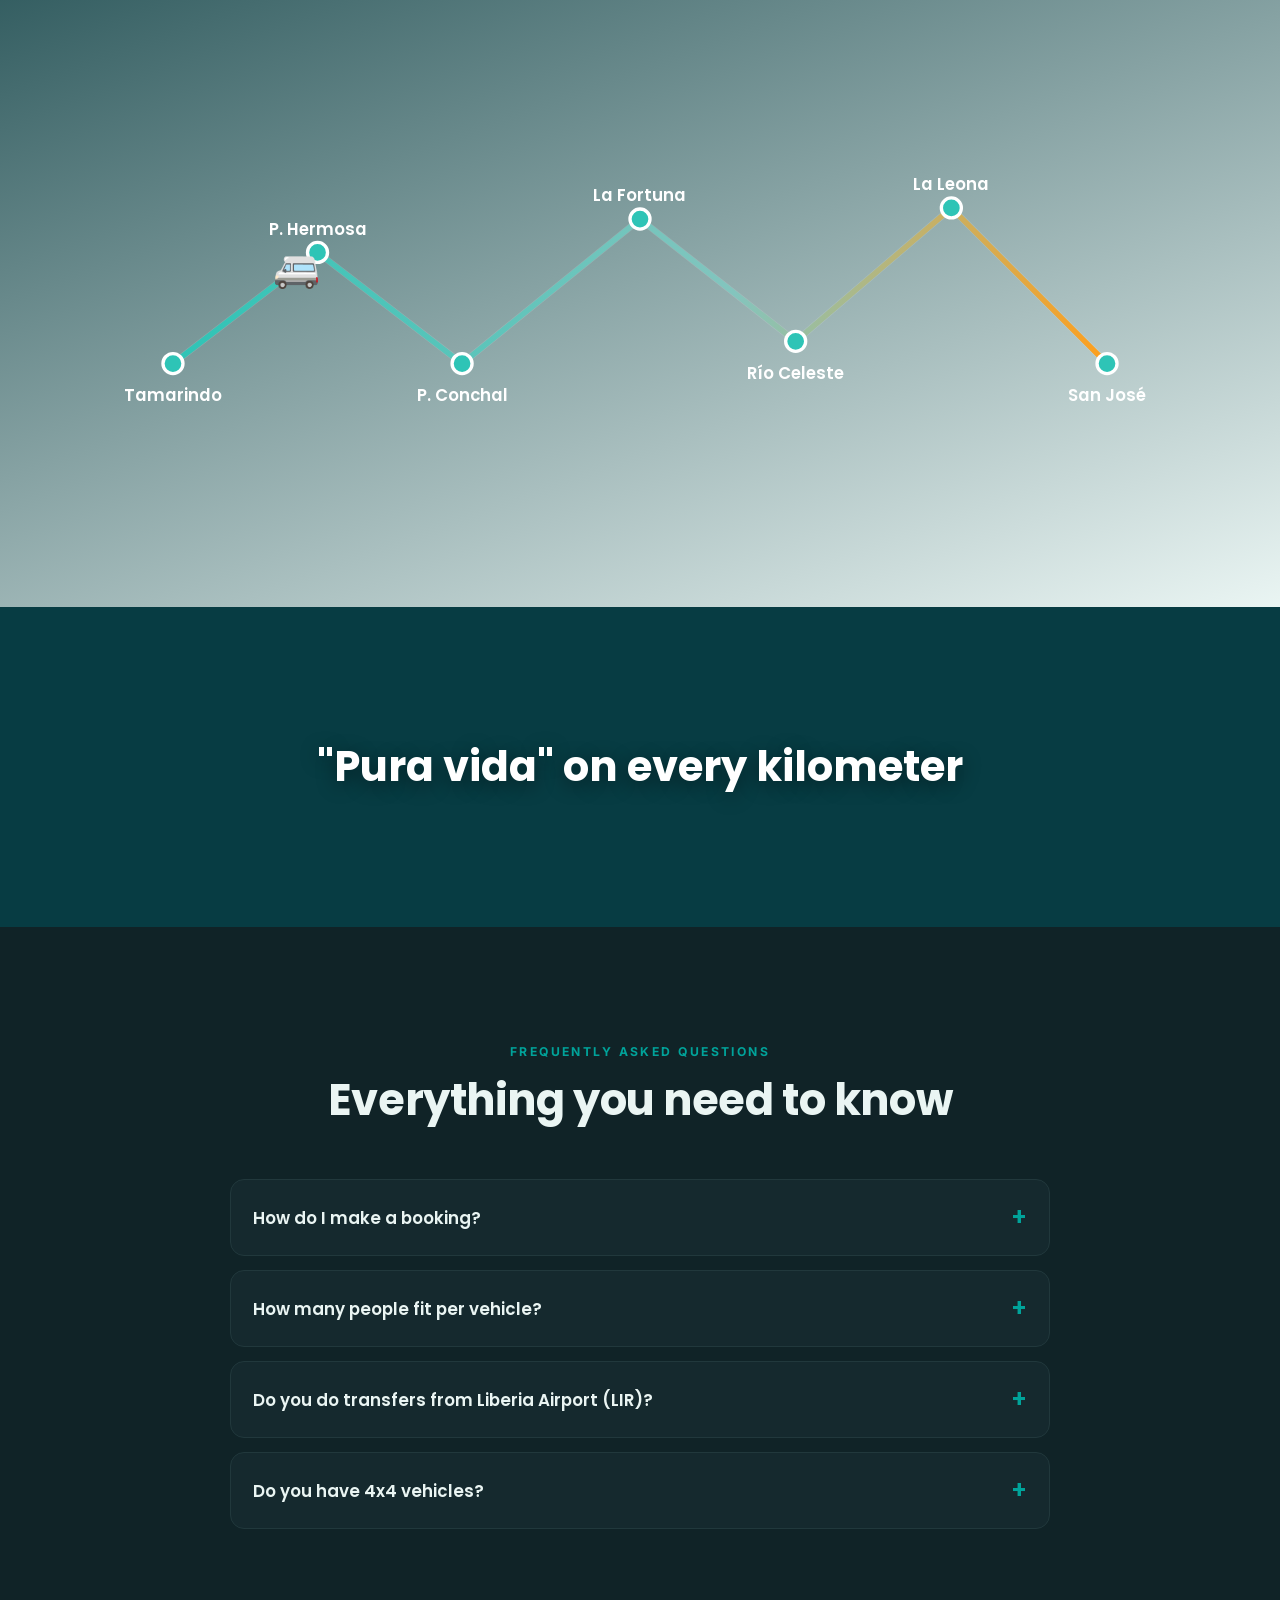
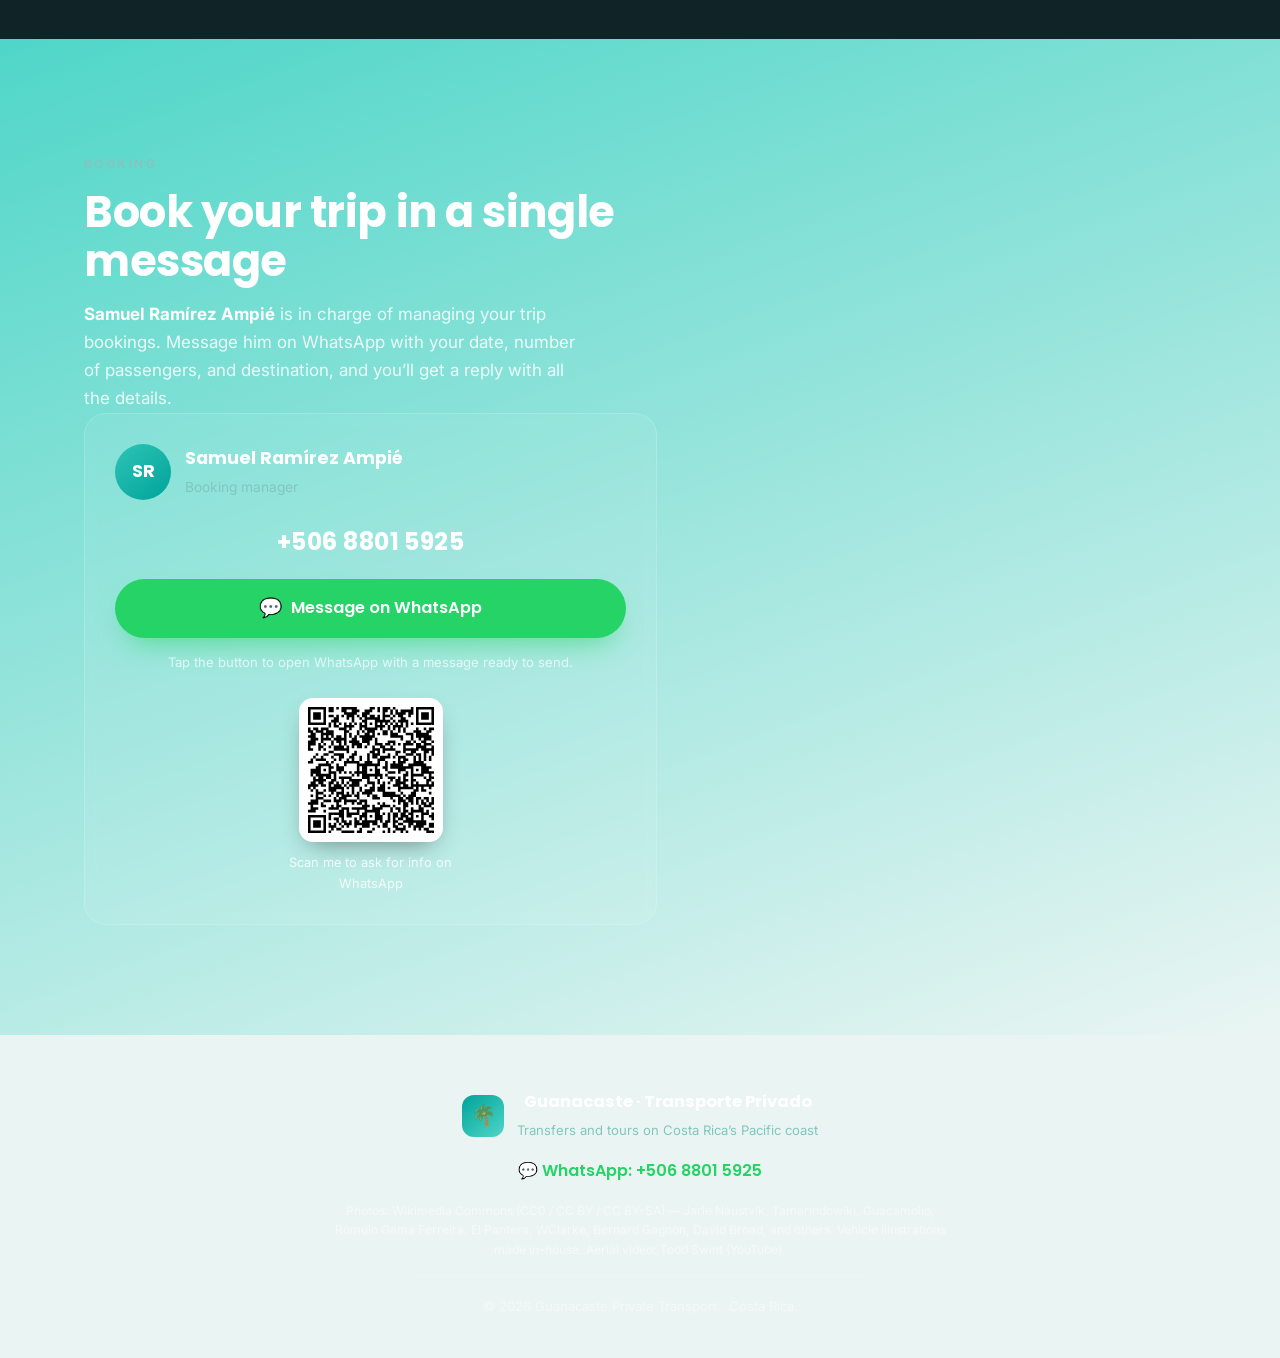
<file: tour.html>
<!DOCTYPE html>
<html lang="es">
<head>
  <meta charset="UTF-8" />
  <meta name="viewport" content="width=device-width, initial-scale=1.0" />
  <title>Tour · Transporte Privado Guanacaste</title>
  <meta name="description" content="Detalle del tour con galería de fotos. Transporte privado en Guanacaste, Costa Rica. Reservas por WhatsApp." />

  <link rel="preconnect" href="https://fonts.googleapis.com" />
  <link rel="preconnect" href="https://fonts.gstatic.com" crossorigin />
  <link href="https://fonts.googleapis.com/css2?family=Poppins:wght@500;600;700;800&family=Inter:wght@300;400;500;600&display=swap" rel="stylesheet" />
  <meta name="theme-color" content="#00a39a" />
  <link rel="manifest" href="manifest.json" />
  <link rel="apple-touch-icon" href="assets/logo-256.png" />
  <script>try{var h=(new Date().getUTCHours()+18)%24;var a=(h>=18||h<6)?'dark':'light';var t=localStorage.getItem('theme')||a;document.documentElement.setAttribute('data-theme',t);}catch(e){}</script>
  <link rel="stylesheet" href="styles.css?v=6" />
  <link rel="stylesheet" href="tour.css?v=6" />
  <link rel="stylesheet" href="enhance.css?v=9" />
  <link rel="icon" href="data:image/svg+xml,%3Csvg xmlns='http://www.w3.org/2000/svg' viewBox='0 0 100 100'%3E%3Crect width='100' height='100' rx='20' fill='%2300a39a'/%3E%3Ctext x='50' y='70' font-size='56' text-anchor='middle'%3E🌴%3C/text%3E%3C/svg%3E" />
</head>
<body class="tour-page">

  <!-- ===== NAV ===== -->
  <header class="nav nav--solid" id="top">
    <div class="container nav__inner">
      <a href="index.html" class="brand">
        <span class="brand__mark">🌴</span>
        <span class="brand__text">
          <strong>Guanacaste</strong>
          <em data-i18n="brand.sub">Transporte Privado</em>
        </span>
      </a>
      <nav class="nav__links" aria-label="Navegación principal">
        <a href="index.html#servicios" data-i18n="nav.services">Servicios</a>
        <a href="index.html#flota" data-i18n="nav.vehicles">Vehículos</a>
        <a href="index.html#destinos" data-i18n="nav.destinations">Destinos</a>
        <a href="index.html#reservas" class="nav__cta" data-i18n="nav.book">Reservar</a>
      </nav>
      <div class="nav__right">
        <div class="lang-toggle" role="group" aria-label="Idioma / Language">
          <button type="button" data-lang="es" class="is-active" aria-pressed="true">ES</button>
          <button type="button" data-lang="en" aria-pressed="false">EN</button>
        </div>
        <button class="nav__toggle" aria-label="Abrir menú" aria-expanded="false">
          <span></span><span></span><span></span>
        </button>
      </div>
    </div>
  </header>

  <!-- ===== HERO del tour (dinámico) ===== -->
  <section class="thero" id="thero">
    <div class="thero__bg" id="theroBg"></div>
    <div class="thero__overlay"></div>
    <div class="container thero__inner">
      <a href="index.html#destinos" class="thero__back" data-i18n="tour.back">← Volver a destinos</a>
      <p class="thero__region" id="tRegion"></p>
      <h1 class="thero__title" id="tTitle"></h1>
      <p class="thero__tagline" id="tTagline"></p>
      <div class="thero__chips" id="tChips"></div>
      <a id="tHeroCta" target="_blank" rel="noopener" class="btn btn--wa btn--lg">
        <span class="wa-icon" aria-hidden="true">💬</span> <span data-i18n="tour.cta">Reservar transporte por WhatsApp</span>
      </a>
    </div>
    <div class="thero__scroll" aria-hidden="true">⌄</div>
  </section>

  <!-- ===== Detalle + highlights ===== -->
  <section class="section tdetail">
    <div class="container tdetail__grid">
      <div class="tdetail__about">
        <span class="kicker" data-i18n="tour.about">Sobre el destino</span>
        <p class="tdetail__desc" id="tDesc"></p>
        <p class="tdetail__note" id="tNote" hidden></p>
      </div>
      <aside class="tdetail__highlights">
        <h2 class="thl__title" data-i18n="tour.highlights">Atractivos del destino</h2>
        <ul class="thl" id="tHighlights"></ul>
      </aside>
    </div>
  </section>

  <!-- ===== Galería ===== -->
  <section class="section section--alt tgal">
    <div class="container">
      <div class="section__head section__head--center">
        <span class="kicker" data-i18n="tour.gallery.kicker">Galería</span>
        <h2 id="tGalTitle"></h2>
      </div>
      <div class="tgallery" id="tGallery"></div>
    </div>
  </section>

  <!-- ===== Otros destinos ===== -->
  <section class="section tothers">
    <div class="container">
      <div class="section__head section__head--center">
        <span class="kicker" data-i18n="tour.others">Otros destinos</span>
        <h2 data-i18n="tour.others.title">Sigue explorando Costa Rica</h2>
      </div>
      <div class="tothers__grid" id="tOthers"></div>
    </div>
  </section>

  <!-- ===== CTA band ===== -->
  <section class="section section--reservas tcta">
    <div class="container tcta__inner">
      <h2 id="tCtaTitle"></h2>
      <p class="reservas__sub reservas__sub--center" data-i18n="tour.cta.sub">Escríbale a Samuel Ramírez Ampié por WhatsApp con su fecha, número de pasajeros y destino.</p>
      <a id="tBottomCta" target="_blank" rel="noopener" class="btn btn--wa btn--lg">
        <span class="wa-icon" aria-hidden="true">💬</span> <span data-i18n="tour.cta">Reservar transporte por WhatsApp</span>
      </a>
      <p class="tcta__phone">+506 8801 5925</p>
    </div>
  </section>

  <!-- ===== FOOTER ===== -->
  <footer class="footer">
    <div class="container footer__inner">
      <div class="footer__brand">
        <span class="brand__mark">🌴</span>
        <div>
          <strong>Guanacaste · Transporte Privado</strong>
          <em data-i18n="footer.sub">Traslados y tours en el Pacífico de Costa Rica</em>
        </div>
      </div>
      <a href="https://wa.me/50688015925" target="_blank" rel="noopener" class="footer__wa">💬 WhatsApp: +506 8801 5925</a>
      <p class="footer__copy">© <span id="year"></span> <span data-i18n="footer.copy">Transporte Privado Guanacaste · Costa Rica.</span></p>
    </div>
  </footer>

  <!-- ===== Lightbox ===== -->
  <div class="lightbox" id="lightbox" aria-hidden="true" role="dialog" aria-modal="true">
    <div class="lightbox__tools">
      <button class="lightbox__tool" id="lbZoom" aria-label="Zoom" title="Zoom">⤢</button>
      <button class="lightbox__tool" id="lbPlay" aria-label="Slideshow" title="Slideshow">▶</button>
    </div>
    <button class="lightbox__close" id="lbClose" aria-label="Cerrar">✕</button>
    <button class="lightbox__nav lightbox__nav--prev" id="lbPrev" aria-label="Anterior">‹</button>
    <figure class="lightbox__stage">
      <img id="lbImg" src="" alt="" />
      <figcaption id="lbCap"></figcaption>
    </figure>
    <button class="lightbox__nav lightbox__nav--next" id="lbNext" aria-label="Siguiente">›</button>
    <div class="lightbox__thumbs" id="lbThumbs"></div>
    <div class="lightbox__counter" id="lbCounter"></div>
  </div>

  <!-- WhatsApp flotante -->
  <a href="https://wa.me/50688015925?text=Hola%20Samuel%2C%20me%20gustar%C3%ADa%20reservar%20un%20viaje%20de%20transporte%20privado%20en%20Guanacaste"
     target="_blank" rel="noopener" class="wa-float" aria-label="Reservar por WhatsApp">💬</a>

  <script src="tours.js?v=9"></script>
  <script src="tour.js?v=10"></script>
  <script src="enhance.js?v=8"></script>
</body>
</html>
</file>
<file: styles.css>
/* ===== Variables ===== */
:root {
  --ocean: #006d77;
  --teal: #00a39a;
  --teal-light: #2ec4b6;
  --aqua: #83c5be;
  --sand: #ffddd2;
  --sand-2: #fef6f1;
  --sun: #ff9f1c;
  --deep: #053b40;
  --ink: #16323a;
  --muted: #5a6b70;
  --line: #e3eceb;
  --wa: #25d366;
  --wa-dark: #128c7e;
  --bg: #ffffff;
  --bg-alt: #f3f8f7;
  --head: 'Poppins', system-ui, sans-serif;
  --body: 'Inter', system-ui, -apple-system, sans-serif;
  --radius: 18px;
  --shadow: 0 22px 55px -28px rgba(5, 59, 64, 0.5);
  --maxw: 1160px;
}

* { box-sizing: border-box; margin: 0; padding: 0; }
html { scroll-behavior: smooth; }
body {
  font-family: var(--body);
  color: var(--ink);
  background: var(--bg);
  line-height: 1.65;
  -webkit-font-smoothing: antialiased;
  overflow-x: hidden;
}
a { color: inherit; text-decoration: none; }
img { max-width: 100%; display: block; }

.container { width: 100%; max-width: var(--maxw); margin: 0 auto; padding: 0 24px; }

h1, h2, h3 { font-family: var(--head); line-height: 1.14; font-weight: 700; }
h2 { font-size: clamp(1.8rem, 3.6vw, 2.7rem); color: var(--deep); letter-spacing: -.01em; }
h3 { font-size: 1.28rem; color: var(--deep); }

.kicker {
  display: inline-block; font-family: var(--body);
  font-size: .76rem; font-weight: 700; letter-spacing: .2em;
  text-transform: uppercase; color: var(--teal); margin-bottom: 14px;
}
.kicker--light { color: var(--aqua); }

/* ===== Buttons ===== */
.btn {
  display: inline-flex; align-items: center; justify-content: center; gap: 9px;
  padding: 14px 26px; border-radius: 999px;
  font-family: var(--head); font-weight: 600; font-size: .95rem;
  transition: transform .25s ease, box-shadow .25s ease, background .25s ease;
  cursor: pointer; border: none;
}
.btn--lg { padding: 16px 32px; font-size: 1.02rem; }
.btn--block { width: 100%; }
.btn--wa { background: var(--wa); color: #fff; box-shadow: 0 14px 30px -12px rgba(37, 211, 102, .7); }
.btn--wa:hover { background: var(--wa-dark); transform: translateY(-2px); box-shadow: 0 18px 36px -12px rgba(18, 140, 126, .8); }
.btn--ghost { background: rgba(255,255,255,.12); color: #fff; border: 1.5px solid rgba(255,255,255,.5); backdrop-filter: blur(4px); }
.btn--ghost:hover { background: rgba(255,255,255,.22); transform: translateY(-2px); }
.wa-icon { font-size: 1.15em; line-height: 1; }

/* ===== Nav ===== */
.nav {
  position: sticky; top: 0; z-index: 50;
  background: rgba(255,255,255,.9);
  backdrop-filter: saturate(160%) blur(12px);
  border-bottom: 1px solid var(--line);
}
.nav__inner { display: flex; align-items: center; justify-content: space-between; height: 72px; }
.brand { display: flex; align-items: center; gap: 11px; }
.brand__mark {
  width: 42px; height: 42px; border-radius: 12px;
  background: linear-gradient(140deg, var(--teal), var(--ocean));
  display: grid; place-items: center; font-size: 1.25rem; flex: none;
}
.brand__text { display: flex; flex-direction: column; line-height: 1.15; }
.brand__text strong { font-family: var(--head); font-size: 1rem; color: var(--deep); }
.brand__text em { font-style: normal; font-size: .74rem; color: var(--muted); letter-spacing: .04em; }
.nav__links { display: flex; align-items: center; gap: 28px; }
.nav__links a { font-size: .92rem; font-weight: 500; color: var(--ink); transition: color .2s; }
.nav__links a:hover { color: var(--teal); }
.nav__cta { background: var(--teal); color: #fff !important; padding: 10px 22px; border-radius: 999px; }
.nav__cta:hover { background: var(--ocean); }
.nav__right { display: flex; align-items: center; gap: 14px; }
.nav__toggle { display: none; background: none; border: 0; flex-direction: column; gap: 5px; cursor: pointer; padding: 8px; }
.nav__toggle span { width: 24px; height: 2px; background: var(--deep); transition: .3s; }

/* Toggle ES / EN */
.lang-toggle {
  display: inline-flex; align-items: center;
  background: var(--bg-alt); border: 1px solid var(--line);
  border-radius: 999px; padding: 3px;
}
.lang-toggle button {
  border: 0; background: transparent; cursor: pointer;
  font-family: var(--head); font-size: .8rem; font-weight: 600; letter-spacing: .04em;
  color: var(--muted); padding: 6px 13px; border-radius: 999px;
  transition: background .25s ease, color .25s ease;
}
.lang-toggle button:hover { color: var(--ocean); }
.lang-toggle button.is-active { background: var(--teal); color: #fff; box-shadow: 0 4px 12px -6px rgba(0,109,119,.6); }

/* ===== Hero ===== */
.hero { position: relative; min-height: 92vh; display: flex; align-items: center; color: #fff; overflow: hidden; }
.hero__media { position: absolute; inset: 0; z-index: 0; background: var(--deep); }
.hero__video-wrap { position: absolute; inset: 0; overflow: hidden; }
.hero__video-wrap iframe {
  position: absolute; top: 50%; left: 50%;
  width: 100vw; height: 56.25vw;            /* 16:9 */
  min-height: 100%; min-width: 177.77vh;
  transform: translate(-50%, -50%);
  pointer-events: none; border: 0;
}
/* Imagen de respaldo bajo el video (se ve mientras carga y si no reproduce) */
.hero__media::before {
  content: ""; position: absolute; inset: 0; z-index: -1;
  background: url('assets/hero-tamarindo.jpg') center/cover no-repeat;
}
.hero__overlay {
  position: absolute; inset: 0;
  background:
    linear-gradient(180deg, rgba(5,59,64,.35) 0%, rgba(5,59,64,.25) 35%, rgba(5,59,64,.72) 100%),
    linear-gradient(90deg, rgba(0,109,119,.55), transparent 60%);
}
.hero__inner { position: relative; z-index: 2; padding: 90px 0; }
.hero__eyebrow {
  font-family: var(--head); font-weight: 600; font-size: .82rem;
  letter-spacing: .16em; text-transform: uppercase; color: var(--aqua); margin-bottom: 18px;
  text-shadow: 0 2px 12px rgba(0,0,0,.4);
}
.hero__title {
  font-size: clamp(2.3rem, 5.6vw, 4.2rem); font-weight: 800; max-width: 16ch;
  margin-bottom: 22px; text-shadow: 0 4px 26px rgba(0,0,0,.35);
}
.hero__title span { color: var(--teal-light); }
.hero__lead {
  font-size: clamp(1.02rem, 1.7vw, 1.2rem); max-width: 56ch;
  color: rgba(255,255,255,.92); margin-bottom: 34px; text-shadow: 0 2px 14px rgba(0,0,0,.35);
}
.hero__lead strong { color: #fff; font-weight: 600; }
.hero__actions { display: flex; gap: 15px; flex-wrap: wrap; margin-bottom: 48px; }
.hero__stats { list-style: none; display: flex; flex-wrap: wrap; gap: 36px; border-top: 1px solid rgba(255,255,255,.22); padding-top: 28px; }
.hero__stats li { display: flex; flex-direction: column; }
.hero__stats strong { font-family: var(--head); font-size: 1.9rem; color: var(--teal-light); }
.hero__stats span { font-size: .85rem; color: rgba(255,255,255,.82); max-width: 16ch; }
.hero__scroll {
  position: absolute; bottom: 18px; left: 50%; transform: translateX(-50%); z-index: 2;
  font-size: 2rem; color: rgba(255,255,255,.8); line-height: 1; animation: bob 2s ease-in-out infinite;
}
@keyframes bob { 0%,100% { transform: translateX(-50%) translateY(0); } 50% { transform: translateX(-50%) translateY(7px); } }

/* ===== Sections ===== */
.section { padding: clamp(64px, 9vw, 110px) 0; }
.section--alt { background: var(--bg-alt); }
.section__head--center { text-align: center; max-width: 720px; margin: 0 auto 54px; }
.section__sub { color: var(--muted); font-size: 1.06rem; margin-top: 14px; }
.section__sub strong { color: var(--ocean); }

/* ===== Features ===== */
.features { display: grid; grid-template-columns: repeat(3, 1fr); gap: 24px; }
.feature {
  background: #fff; border: 1px solid var(--line); border-radius: var(--radius);
  padding: 32px 28px; transition: transform .3s ease, box-shadow .3s ease, border-color .3s ease;
}
.feature:hover { transform: translateY(-5px); box-shadow: var(--shadow); border-color: var(--aqua); }
.feature__icon {
  width: 58px; height: 58px; border-radius: 15px; display: grid; place-items: center;
  font-size: 1.7rem; margin-bottom: 18px;
  background: linear-gradient(140deg, rgba(46,196,182,.16), rgba(0,109,119,.12));
}
.feature h3 { margin-bottom: 8px; }
.feature p { color: var(--muted); font-size: .98rem; }

/* ===== Flota ===== */
.fleet { display: grid; grid-template-columns: repeat(3, 1fr); gap: 26px; align-items: stretch; }
.vcard {
  position: relative; background: #fff; border: 1px solid var(--line); border-radius: var(--radius);
  text-align: center; overflow: hidden;
  transition: transform .3s ease, box-shadow .3s ease;
}
.vcard:hover { transform: translateY(-6px); box-shadow: var(--shadow); }
.vcard--featured { border: 2px solid var(--teal); box-shadow: 0 24px 50px -26px rgba(0,109,119,.55); }
.vcard__media { position: relative; aspect-ratio: 4 / 3; overflow: hidden; background: var(--bg-alt); }
.vcard__media img { width: 100%; height: 100%; object-fit: cover; transition: transform .5s ease; }
.vcard:hover .vcard__media img { transform: scale(1.05); }
.vcard__body { padding: 26px 30px 32px; }
.vcard__badge {
  display: inline-block; font-family: var(--head); font-size: .72rem; font-weight: 700;
  letter-spacing: .12em; text-transform: uppercase; color: var(--ocean);
  background: rgba(46,196,182,.16); padding: 6px 15px; border-radius: 999px; margin-bottom: 14px;
}
.vcard--featured .vcard__badge { background: var(--teal); color: #fff; }
.vcard h3 { margin-bottom: 8px; }
.vcard__body > p { color: var(--muted); font-size: .96rem; min-height: 48px; }
.vcard__specs { list-style: none; margin-top: 20px; display: grid; gap: 11px; text-align: left; }
.vcard__specs li {
  display: flex; align-items: center; gap: 11px; font-size: .94rem; color: var(--ink);
  padding: 10px 14px; background: var(--bg-alt); border-radius: 11px;
}
.vcard__specs li span { font-size: 1.1rem; }
.fleet__note { text-align: center; color: var(--muted); font-size: .9rem; margin-top: 28px; }

/* ===== Galería ===== */
.gallery {
  display: grid; grid-template-columns: repeat(4, 1fr); grid-auto-rows: 220px; gap: 16px;
}
.gallery__item {
  position: relative; border-radius: var(--radius); overflow: hidden; box-shadow: var(--shadow);
}
.gallery__item--lg { grid-column: span 2; grid-row: span 1; }
.gallery__item img { width: 100%; height: 100%; object-fit: cover; transition: transform .6s ease; }
.gallery__item:hover img { transform: scale(1.07); }
.gallery__item figcaption {
  position: absolute; left: 0; right: 0; bottom: 0; padding: 26px 18px 14px;
  font-family: var(--head); font-weight: 600; color: #fff; font-size: 1.05rem;
  background: linear-gradient(transparent, rgba(5,59,64,.78));
}

/* ===== Panorama ===== */
.pano { position: relative; height: 320px; overflow: hidden; display: grid; place-items: center; }
.pano__img {
  position: absolute; inset: 0;
  background: url('assets/brasilito-pano.jpg') center/cover no-repeat fixed;
}
.pano::after { content: ""; position: absolute; inset: 0; background: rgba(0,109,119,.42); }
.pano__text {
  position: relative; z-index: 1; color: #fff; font-family: var(--head); font-weight: 700;
  font-size: clamp(1.5rem, 3.5vw, 2.6rem); text-align: center; text-shadow: 0 4px 20px rgba(0,0,0,.45);
  padding: 0 20px;
}

/* ===== Reservas ===== */
.section--reservas { background: linear-gradient(160deg, var(--ocean), var(--deep)); color: #fff; }
.reservas { display: grid; grid-template-columns: 1.1fr .9fr; gap: clamp(32px, 6vw, 70px); align-items: center; }
.section--reservas h2 { color: #fff; }
.reservas__sub { color: rgba(255,255,255,.85); font-size: 1.06rem; margin-top: 14px; max-width: 46ch; }
.reservas__sub strong { color: #fff; }
.reservas__card {
  background: rgba(255,255,255,.07); border: 1px solid rgba(255,255,255,.16);
  border-radius: 22px; padding: 30px; backdrop-filter: blur(6px);
}
.reservas__person { display: flex; align-items: center; gap: 14px; margin-bottom: 22px; }
.reservas__avatar {
  width: 56px; height: 56px; border-radius: 50%; flex: none;
  background: linear-gradient(140deg, var(--teal-light), var(--teal));
  display: grid; place-items: center; font-family: var(--head); font-weight: 700; color: #fff; font-size: 1.1rem;
}
.reservas__person strong { display: block; font-family: var(--head); font-size: 1.1rem; }
.reservas__person em { font-style: normal; font-size: .86rem; color: var(--aqua); }
.reservas__number {
  display: block; text-align: center; font-family: var(--head); font-weight: 700;
  font-size: 1.5rem; letter-spacing: .02em; margin-bottom: 18px; color: #fff;
}
.reservas__hint { text-align: center; font-size: .82rem; color: rgba(255,255,255,.7); margin-top: 14px; }

/* ===== Footer ===== */
.footer { background: var(--deep); color: rgba(255,255,255,.72); padding: 54px 0 40px; }
.footer__inner { display: flex; flex-direction: column; align-items: center; text-align: center; gap: 16px; }
.footer__brand { display: flex; align-items: center; gap: 13px; }
.footer__brand strong { display: block; color: #fff; font-family: var(--head); font-size: 1.02rem; }
.footer__brand em { font-style: normal; font-size: .82rem; color: var(--aqua); }
.footer__wa { color: var(--wa); font-weight: 600; font-family: var(--head); }
.footer__wa:hover { color: #fff; }
.footer__credits { font-size: .76rem; color: rgba(255,255,255,.5); max-width: 620px; line-height: 1.6; }
.footer__copy { font-size: .82rem; color: rgba(255,255,255,.45); border-top: 1px solid rgba(255,255,255,.1); padding-top: 20px; width: 100%; max-width: 460px; }

/* ===== WhatsApp flotante ===== */
.wa-float {
  position: fixed; bottom: 22px; right: 22px; z-index: 60;
  width: 58px; height: 58px; border-radius: 50%; background: var(--wa);
  display: grid; place-items: center; font-size: 1.6rem;
  box-shadow: 0 10px 26px -8px rgba(37,211,102,.8); transition: transform .25s ease;
  animation: pulse 2.4s ease-in-out infinite;
}
.wa-float:hover { transform: scale(1.1); }
@keyframes pulse { 0%,100% { box-shadow: 0 10px 26px -8px rgba(37,211,102,.8); } 50% { box-shadow: 0 10px 30px -4px rgba(37,211,102,1); } }

/* ===== Reveal ===== */
[data-reveal] { opacity: 0; transform: translateY(28px); transition: opacity .7s ease, transform .7s ease; }
[data-reveal].is-visible { opacity: 1; transform: none; }

/* ===== Responsive ===== */
@media (max-width: 940px) {
  .features { grid-template-columns: 1fr 1fr; }
  .fleet { grid-template-columns: 1fr; max-width: 460px; margin: 0 auto; }
  .vcard > p { min-height: 0; }
  .reservas { grid-template-columns: 1fr; }
  .gallery { grid-template-columns: repeat(2, 1fr); grid-auto-rows: 200px; }
  .gallery__item--lg { grid-column: span 2; }
  .pano__img { background-attachment: scroll; }
}
@media (max-width: 640px) {
  .nav__links {
    position: fixed; inset: 72px 0 auto 0;
    background: #fff; flex-direction: column; align-items: stretch; gap: 0;
    padding: 10px 24px 22px; border-bottom: 1px solid var(--line);
    transform: translateY(-130%); transition: transform .35s ease; box-shadow: var(--shadow);
  }
  .nav__links.is-open { transform: translateY(0); }
  .nav__links a { padding: 14px 4px; border-bottom: 1px solid var(--line); }
  .nav__cta { text-align: center; margin-top: 12px; }
  .nav__toggle { display: flex; }
  .features { grid-template-columns: 1fr; }
  .hero__stats { gap: 22px; }
  .hero__stats li { flex: 1 1 40%; }
  .hero { min-height: 88vh; }
}
</file>
<file: tour.css>
/* ============================================================
   DESTINOS (home) — tarjetas de tour clicables
   ============================================================ */
.destinos-grid { display: grid; grid-template-columns: repeat(auto-fill, minmax(264px, 1fr)); gap: 20px; }
.dcard {
  position: relative; display: block; border-radius: var(--radius); overflow: hidden;
  aspect-ratio: 4 / 3; box-shadow: var(--shadow);
  transition: transform .35s ease, box-shadow .35s ease;
}
.dcard:hover { transform: translateY(-6px); box-shadow: 0 30px 60px -28px rgba(5,59,64,.6); }
.dcard img { width: 100%; height: 100%; object-fit: cover; transition: transform .6s ease; }
.dcard:hover img { transform: scale(1.09); }
.dcard__overlay {
  position: absolute; inset: 0; display: flex; flex-direction: column; justify-content: flex-end;
  padding: 22px; background: linear-gradient(transparent 38%, rgba(5,59,64,.85));
}
.dcard__name { font-family: var(--head); font-weight: 700; color: #fff; font-size: 1.28rem; line-height: 1.2; }
.dcard__go { font-size: .86rem; font-weight: 600; color: var(--teal-light); margin-top: 6px; transition: transform .3s ease; }
.dcard:hover .dcard__go { transform: translateX(5px); }

/* ============================================================
   PÁGINA DE TOUR
   ============================================================ */
.nav--solid { box-shadow: 0 4px 22px -16px rgba(5,59,64,.45); }

.thero { position: relative; min-height: 80vh; display: flex; align-items: flex-end; overflow: hidden; color: #fff; }
.thero__bg {
  position: absolute; inset: 0; background-size: cover; background-position: center;
  transform: scale(1.08); will-change: transform; z-index: 0;
}
.thero__overlay { position: absolute; inset: 0; z-index: 1;
  background: linear-gradient(180deg, rgba(5,59,64,.25) 0%, rgba(5,59,64,.45) 45%, rgba(5,59,64,.82) 100%); }
.thero__inner { position: relative; z-index: 2; padding: 120px 0 66px; }
.thero__back { display: inline-block; font-family: var(--head); font-weight: 600; font-size: .9rem;
  color: rgba(255,255,255,.92); margin-bottom: 22px; }
.thero__back:hover { color: var(--teal-light); }
.thero__region { font-family: var(--head); text-transform: uppercase; letter-spacing: .14em;
  font-size: .8rem; font-weight: 600; color: var(--aqua); margin-bottom: 10px; }
.thero__title { font-family: var(--head); font-weight: 800; font-size: clamp(2.4rem, 6vw, 4.4rem);
  line-height: 1.04; text-shadow: 0 4px 26px rgba(0,0,0,.4); }
.thero__tagline { font-size: clamp(1.05rem, 2vw, 1.35rem); color: rgba(255,255,255,.92);
  margin-top: 12px; max-width: 44ch; text-shadow: 0 2px 14px rgba(0,0,0,.35); }
.thero__chips { display: flex; flex-wrap: wrap; gap: 12px; margin: 24px 0 30px; }
.thero__chips span { background: rgba(255,255,255,.14); border: 1px solid rgba(255,255,255,.26);
  backdrop-filter: blur(6px); padding: 8px 16px; border-radius: 999px; font-size: .88rem; font-weight: 500; }
.thero__scroll { position: absolute; bottom: 14px; left: 50%; transform: translateX(-50%); z-index: 2;
  font-size: 1.9rem; color: rgba(255,255,255,.8); animation: bob 2s ease-in-out infinite; }

.tdetail__grid { display: grid; grid-template-columns: 1.5fr 1fr; gap: clamp(32px, 6vw, 72px); align-items: start; }
.tdetail__desc { font-size: 1.12rem; color: var(--ink); line-height: 1.85; }
.tdetail__note { margin-top: 18px; font-size: .9rem; color: var(--muted); font-style: italic;
  background: var(--bg-alt); padding: 12px 16px; border-radius: 12px; border-left: 3px solid var(--sun); }
.tdetail__highlights { background: var(--bg-alt); border: 1px solid var(--line);
  border-radius: var(--radius); padding: 28px 30px; }
.thl__title { font-size: 1.3rem; margin-bottom: 18px; }
.thl { list-style: none; display: grid; gap: 13px; }
.thl li { display: flex; gap: 12px; align-items: flex-start; font-size: 1rem; color: var(--ink); }
.thl li span { width: 26px; height: 26px; flex: none; border-radius: 50%; background: var(--teal);
  color: #fff; display: grid; place-items: center; font-size: .78rem; font-weight: 700; margin-top: 2px; }

.tgallery { display: flex; flex-wrap: wrap; gap: 14px; justify-content: center; }
.tgallery__item { position: relative; flex: 1 1 300px; max-width: 520px; height: 300px;
  border-radius: var(--radius); overflow: hidden; cursor: pointer; box-shadow: var(--shadow); outline: none; }
.tgallery__item:focus-visible { box-shadow: 0 0 0 3px var(--teal); }
.tgallery__item img { width: 100%; height: 100%; object-fit: cover; transition: transform .6s ease; }
.tgallery__item:hover img { transform: scale(1.08); }
.tgallery__item figcaption { position: absolute; left: 0; right: 0; bottom: 0; padding: 26px 16px 12px;
  color: #fff; font-weight: 600; font-size: .95rem; background: linear-gradient(transparent, rgba(5,59,64,.82));
  opacity: 0; transition: opacity .3s ease; }
.tgallery__item:hover figcaption { opacity: 1; }
.tgallery__zoom { position: absolute; top: 12px; right: 12px; width: 38px; height: 38px; border-radius: 50%;
  background: rgba(255,255,255,.88); color: var(--ocean); display: grid; place-items: center;
  font-size: 1.05rem; opacity: 0; transform: scale(.8); transition: .3s ease; }
.tgallery__item:hover .tgallery__zoom { opacity: 1; transform: none; }

.tothers__grid { display: grid; grid-template-columns: repeat(auto-fit, minmax(200px, 1fr)); gap: 16px; }
.tothers__card { position: relative; border-radius: 14px; overflow: hidden; aspect-ratio: 3 / 2; box-shadow: var(--shadow); }
.tothers__card img { width: 100%; height: 100%; object-fit: cover; transition: transform .5s ease; }
.tothers__card:hover img { transform: scale(1.08); }
.tothers__label { position: absolute; inset: auto 0 0 0; padding: 16px 14px 12px; color: #fff;
  font-weight: 600; font-family: var(--head); background: linear-gradient(transparent, rgba(5,59,64,.85));
  display: flex; justify-content: space-between; align-items: center; gap: 8px; }
.tothers__label em { color: var(--teal-light); font-style: normal; transition: transform .3s ease; }
.tothers__card:hover .tothers__label em { transform: translateX(5px); }

.tcta__inner { text-align: center; max-width: 680px; margin: 0 auto; }
.tcta__inner h2 { color: #fff; }
.reservas__sub--center { margin: 14px auto 28px; text-align: center; color: rgba(255,255,255,.85); }
.tcta__phone { margin-top: 18px; font-family: var(--head); font-weight: 700; font-size: 1.3rem; color: var(--aqua); }

/* ===== Lightbox ===== */
.lightbox { position: fixed; inset: 0; z-index: 200; display: none; align-items: center; justify-content: center;
  background: rgba(4,18,20,.93); backdrop-filter: blur(8px); }
.lightbox.is-open { display: flex; animation: lbfade .3s ease; }
@keyframes lbfade { from { opacity: 0; } to { opacity: 1; } }
.lightbox__stage { margin: 0; max-width: 92vw; max-height: 88vh; display: flex; flex-direction: column;
  align-items: center; gap: 14px; }
.lightbox__stage img { max-width: 92vw; max-height: 78vh; border-radius: 12px;
  box-shadow: 0 30px 80px -20px rgba(0,0,0,.85); opacity: 0; transform: scale(.94);
  transition: opacity .35s ease, transform .35s ease; }
.lightbox__stage img.is-in { opacity: 1; transform: none; }
.lightbox__stage figcaption { color: rgba(255,255,255,.9); font-size: .95rem; text-align: center; }
.lightbox__close { position: absolute; top: 18px; right: 22px; width: 46px; height: 46px; border-radius: 50%;
  border: 0; background: rgba(255,255,255,.13); color: #fff; font-size: 1.2rem; cursor: pointer; transition: .25s; }
.lightbox__close:hover { background: rgba(255,255,255,.26); transform: rotate(90deg); }
.lightbox__nav { position: absolute; top: 50%; transform: translateY(-50%); width: 54px; height: 54px;
  border-radius: 50%; border: 0; background: rgba(255,255,255,.13); color: #fff; font-size: 2rem;
  cursor: pointer; transition: .25s; display: grid; place-items: center; }
.lightbox__nav:hover { background: rgba(255,255,255,.28); }
.lightbox__nav--prev { left: 18px; }
.lightbox__nav--next { right: 18px; }
.lightbox__counter { position: absolute; bottom: 20px; left: 50%; transform: translateX(-50%);
  color: rgba(255,255,255,.8); font-size: .9rem; font-family: var(--head); }

@media (max-width: 940px) {
  .tdetail__grid { grid-template-columns: 1fr; }
}
@media (max-width: 640px) {
  .thero { min-height: 72vh; }
  .lightbox__nav { width: 44px; height: 44px; font-size: 1.5rem; }
  .lightbox__nav--prev { left: 8px; }
  .lightbox__nav--next { right: 8px; }
}
</file>
<file: enhance.css>
/* ===== Transiciones entre páginas (View Transitions API) ===== */
@view-transition { navigation: auto; }

/* ===== Botón de tema (sol/luna) ===== */
.theme-toggle {
  width: 40px; height: 40px; border-radius: 50%; border: 1px solid var(--line);
  background: var(--bg-alt); color: var(--ink); cursor: pointer; font-size: 1.05rem;
  display: grid; place-items: center; line-height: 1; transition: .25s ease; flex: none;
}
.theme-toggle:hover { border-color: var(--aqua); transform: translateY(-1px); }

/* ===== Modo oscuro ===== */
html[data-theme="dark"] {
  --ink: #e8f0f1;
  --muted: #9db1b4;
  --deep: #eaf5f3;
  --ocean: #4fd6c8;
  --line: #21383c;
  --bg: #0c1a1d;
  --bg-alt: #102327;
  --shadow: 0 24px 55px -28px rgba(0,0,0,.75);
}
html[data-theme="dark"] body { background: var(--bg); color: var(--ink); }
html[data-theme="dark"] .nav { background: rgba(12,26,29,.86); border-bottom-color: var(--line); }
html[data-theme="dark"] .nav__links a { color: var(--ink); }
html[data-theme="dark"] .nav__links { background: var(--bg-alt); }
html[data-theme="dark"] .feature,
html[data-theme="dark"] .vcard,
html[data-theme="dark"] .faq__item,
html[data-theme="dark"] .dfilter,
html[data-theme="dark"] .tdetail__highlights { background: #15292e; border-color: var(--line); }
html[data-theme="dark"] .vcard__specs li,
html[data-theme="dark"] .tdetail__note { background: #0c1a1d; }
html[data-theme="dark"] .lang-toggle { background: #0c1a1d; border-color: var(--line); }
html[data-theme="dark"] .lang-toggle button { color: var(--muted); }
html[data-theme="dark"] .dfilter { color: var(--muted); }
html[data-theme="dark"] .feature__icon { background: linear-gradient(140deg, rgba(46,196,182,.22), rgba(0,109,119,.2)); }
html[data-theme="dark"] .backtop { background: #15292e; color: var(--teal-light); }
html[data-theme="dark"] .vcard__badge { background: rgba(46,196,182,.2); color: var(--teal-light); }
html[data-theme="dark"] .section__sub strong { color: var(--teal-light); }

/* ===== Barra de progreso de scroll ===== */
.scrollbar {
  position: fixed; top: 0; left: 0; height: 4px; width: 0;
  z-index: 120; background: linear-gradient(90deg, var(--teal), var(--teal-light), var(--sun));
  box-shadow: 0 0 12px rgba(46,196,182,.7); transition: width .1s linear;
}

/* ===== Botón volver arriba ===== */
.backtop {
  position: fixed; bottom: 90px; right: 24px; z-index: 60;
  width: 46px; height: 46px; border-radius: 50%; border: 0; cursor: pointer;
  background: rgba(255,255,255,.92); color: var(--ocean); font-size: 1.2rem; font-weight: 700;
  box-shadow: 0 10px 26px -10px rgba(5,59,64,.6); backdrop-filter: blur(6px);
  opacity: 0; transform: translateY(14px) scale(.85); pointer-events: none; transition: .3s ease;
}
.backtop.is-on { opacity: 1; transform: none; pointer-events: auto; }
.backtop:hover { background: #fff; transform: translateY(-2px); }

/* ===== Tilt ===== */
.dcard, .tothers__card, .vcard { transition: transform .25s ease, box-shadow .3s ease; }

/* ===== Filtros de destinos ===== */
.dfilters { display: flex; flex-wrap: wrap; justify-content: center; gap: 10px; margin: 0 0 36px; }
.dfilter {
  border: 1px solid var(--line); background: #fff; color: var(--muted);
  font-family: var(--head); font-weight: 600; font-size: .86rem; cursor: pointer;
  padding: 9px 20px; border-radius: 999px; transition: .25s ease;
}
.dfilter:hover { color: var(--ocean); border-color: var(--aqua); }
.dfilter.is-active { background: var(--teal); border-color: var(--teal); color: #fff; box-shadow: 0 8px 18px -8px rgba(0,109,119,.6); }
.dcard.is-hidden { display: none; }
.dfilters { gap: 12px 22px; }
.dfilters__group { display: flex; flex-wrap: wrap; align-items: center; gap: 8px; }
.dfilters__label { font-family: var(--head); font-weight: 700; font-size: .74rem; letter-spacing: .05em; text-transform: uppercase; color: var(--muted); margin-right: 2px; }

/* ===== QR de WhatsApp ===== */
.qr { margin-top: 24px; display: flex; flex-direction: column; align-items: center; gap: 10px; }
.qr__code { width: 144px; height: 144px; background: #fff; border-radius: 14px; padding: 9px; box-shadow: 0 10px 26px -10px rgba(0,0,0,.45); }
.qr__code svg { width: 100%; height: 100%; display: block; }
.qr__label { font-size: .8rem; color: rgba(255,255,255,.82); text-align: center; max-width: 210px; }
@media (max-width: 560px) { .qr { display: none; } }

/* ===== Scroll-storytelling (tour) ===== */
.thero__inner > * { opacity: 0; transform: translateY(26px);
  transition: opacity .8s cubic-bezier(.2,.7,.2,1), transform .8s cubic-bezier(.2,.7,.2,1); }
.thero__inner.story-in > * { opacity: 1; transform: none; }
.thero__inner > *:nth-child(1) { transition-delay: .08s; }
.thero__inner > *:nth-child(2) { transition-delay: .18s; }
.thero__inner > *:nth-child(3) { transition-delay: .30s; }
.thero__inner > *:nth-child(4) { transition-delay: .42s; }
.thero__inner > *:nth-child(5) { transition-delay: .54s; }
.thero__inner > *:nth-child(6) { transition-delay: .66s; }
.tgallery__item:nth-child(2) { transition-delay: .07s; }
.tgallery__item:nth-child(3) { transition-delay: .14s; }
.tgallery__item:nth-child(4) { transition-delay: .21s; }
@media (prefers-reduced-motion: reduce) {
  .thero__inner > * { transition: none; opacity: 1; transform: none; }
}

/* ===== Mapa de ruta animado ===== */
.routemap { background: linear-gradient(160deg, #04363b, var(--deep)); color: #fff; overflow: hidden; }
.routemap .section__head h2 { color: #fff; }
.routemap__sub { color: rgba(255,255,255,.78); text-align: center; max-width: 620px; margin: 14px auto 8px; }
.routemap__wrap { width: 100%; overflow-x: auto; }
.routemap svg { width: 100%; min-width: 760px; height: auto; display: block; }
.route-path-bg { fill: none; stroke: rgba(255,255,255,.14); stroke-width: 6; stroke-linecap: round; }
.route-path {
  fill: none; stroke: url(#routeGrad); stroke-width: 5; stroke-linecap: round;
  stroke-dasharray: 2600; stroke-dashoffset: 2600; animation: routeDraw 3s ease forwards .3s;
}
@keyframes routeDraw { to { stroke-dashoffset: 0; } }
.route-node circle.dot { fill: var(--teal-light); stroke: #fff; stroke-width: 3; transition: r .25s ease; }
.route-node:hover circle.dot { fill: var(--sun); }
.route-node .halo { fill: var(--teal-light); opacity: .35; transform-origin: center; animation: halo 2.4s ease-in-out infinite; }
@keyframes halo { 0%,100% { opacity: .12; r: 10; } 50% { opacity: .4; r: 20; } }
.route-node text { fill: #fff; font-family: var(--head); font-weight: 600; font-size: 15px; text-anchor: middle; pointer-events: none; }
.route-node { cursor: pointer; }
.route-node:hover text { fill: var(--sun); }
.route-van { font-size: 34px; }
@media (prefers-reduced-motion: reduce) {
  .route-path { animation: none; stroke-dashoffset: 0; }
  .route-van animateMotion { display: none; }
}

/* ===== FAQ acordeón ===== */
.faq { max-width: 820px; margin: 0 auto; display: grid; gap: 14px; }
.faq__item { border: 1px solid var(--line); border-radius: 14px; background: #fff; overflow: hidden; }
.faq__q {
  width: 100%; text-align: left; border: 0; background: none; cursor: pointer;
  font-family: var(--head); font-weight: 600; font-size: 1.05rem; color: var(--deep);
  padding: 20px 22px; display: flex; justify-content: space-between; align-items: center; gap: 16px;
}
.faq__q::after { content: '+'; font-size: 1.5rem; color: var(--teal); transition: transform .3s ease; flex: none; }
.faq__item.is-open .faq__q::after { transform: rotate(45deg); }
.faq__a { max-height: 0; overflow: hidden; transition: max-height .35s ease; }
.faq__a p { padding: 0 22px 20px; color: var(--muted); margin: 0; }

/* ===== Lightbox: miniaturas, zoom y slideshow ===== */
.lightbox__stage img { cursor: zoom-in; }
.lightbox__stage img.is-zoom { cursor: grab; transition: none; }
.lightbox__tools { position: absolute; top: 18px; left: 22px; display: flex; gap: 10px; }
.lightbox__tool {
  width: 46px; height: 46px; border-radius: 50%; border: 0; cursor: pointer;
  background: rgba(255,255,255,.13); color: #fff; font-size: 1.15rem; transition: .25s;
}
.lightbox__tool:hover { background: rgba(255,255,255,.26); }
.lightbox__tool.is-on { background: var(--teal); }
.lightbox__thumbs {
  position: absolute; bottom: 56px; left: 50%; transform: translateX(-50%);
  display: flex; gap: 8px; max-width: 92vw; overflow-x: auto; padding: 6px;
}
.lightbox__thumbs img {
  width: 64px; height: 44px; object-fit: cover; border-radius: 7px; cursor: pointer;
  opacity: .5; border: 2px solid transparent; transition: .2s; flex: none;
}
.lightbox__thumbs img.is-active { opacity: 1; border-color: var(--teal-light); }
.lightbox__thumbs img:hover { opacity: 1; }
@media (max-width: 640px) {
  .lightbox__thumbs { bottom: 50px; }
  .lightbox__thumbs img { width: 52px; height: 36px; }
  .backtop { bottom: 84px; right: 16px; }
}
</file>
